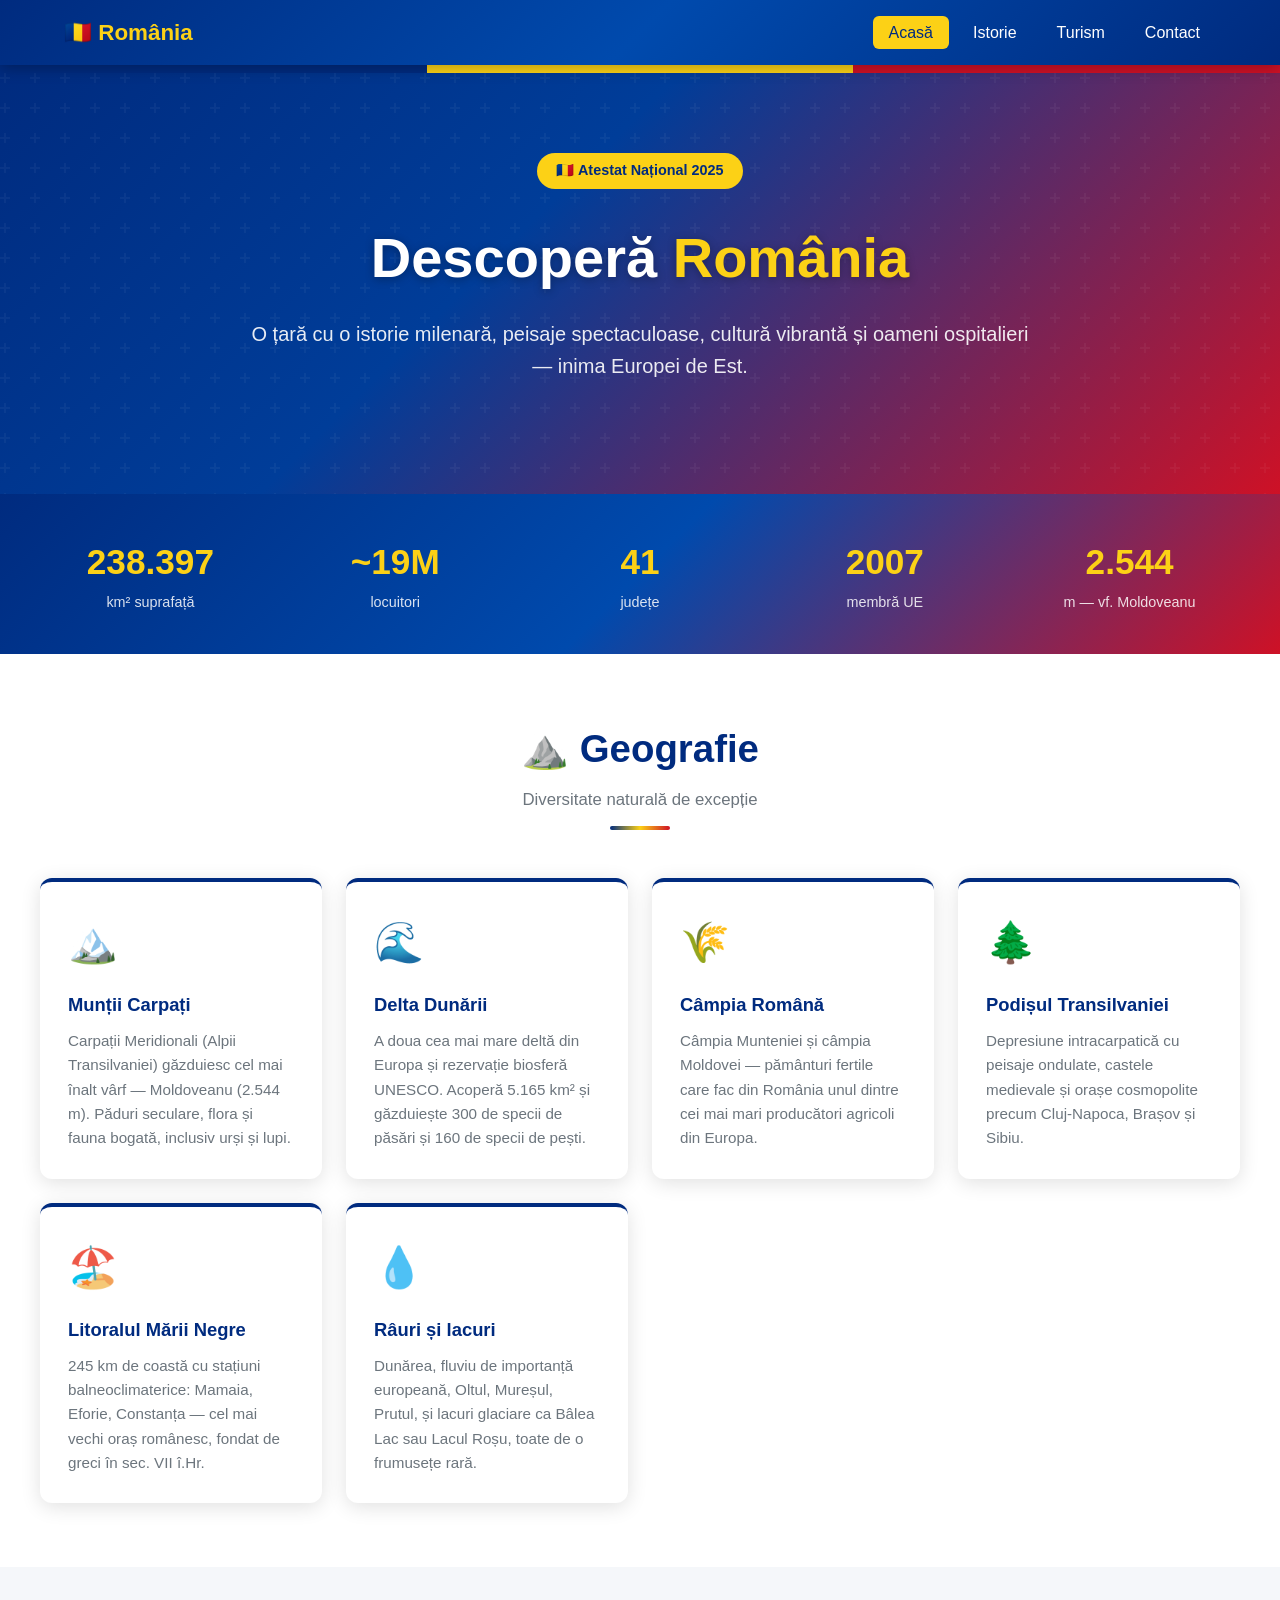
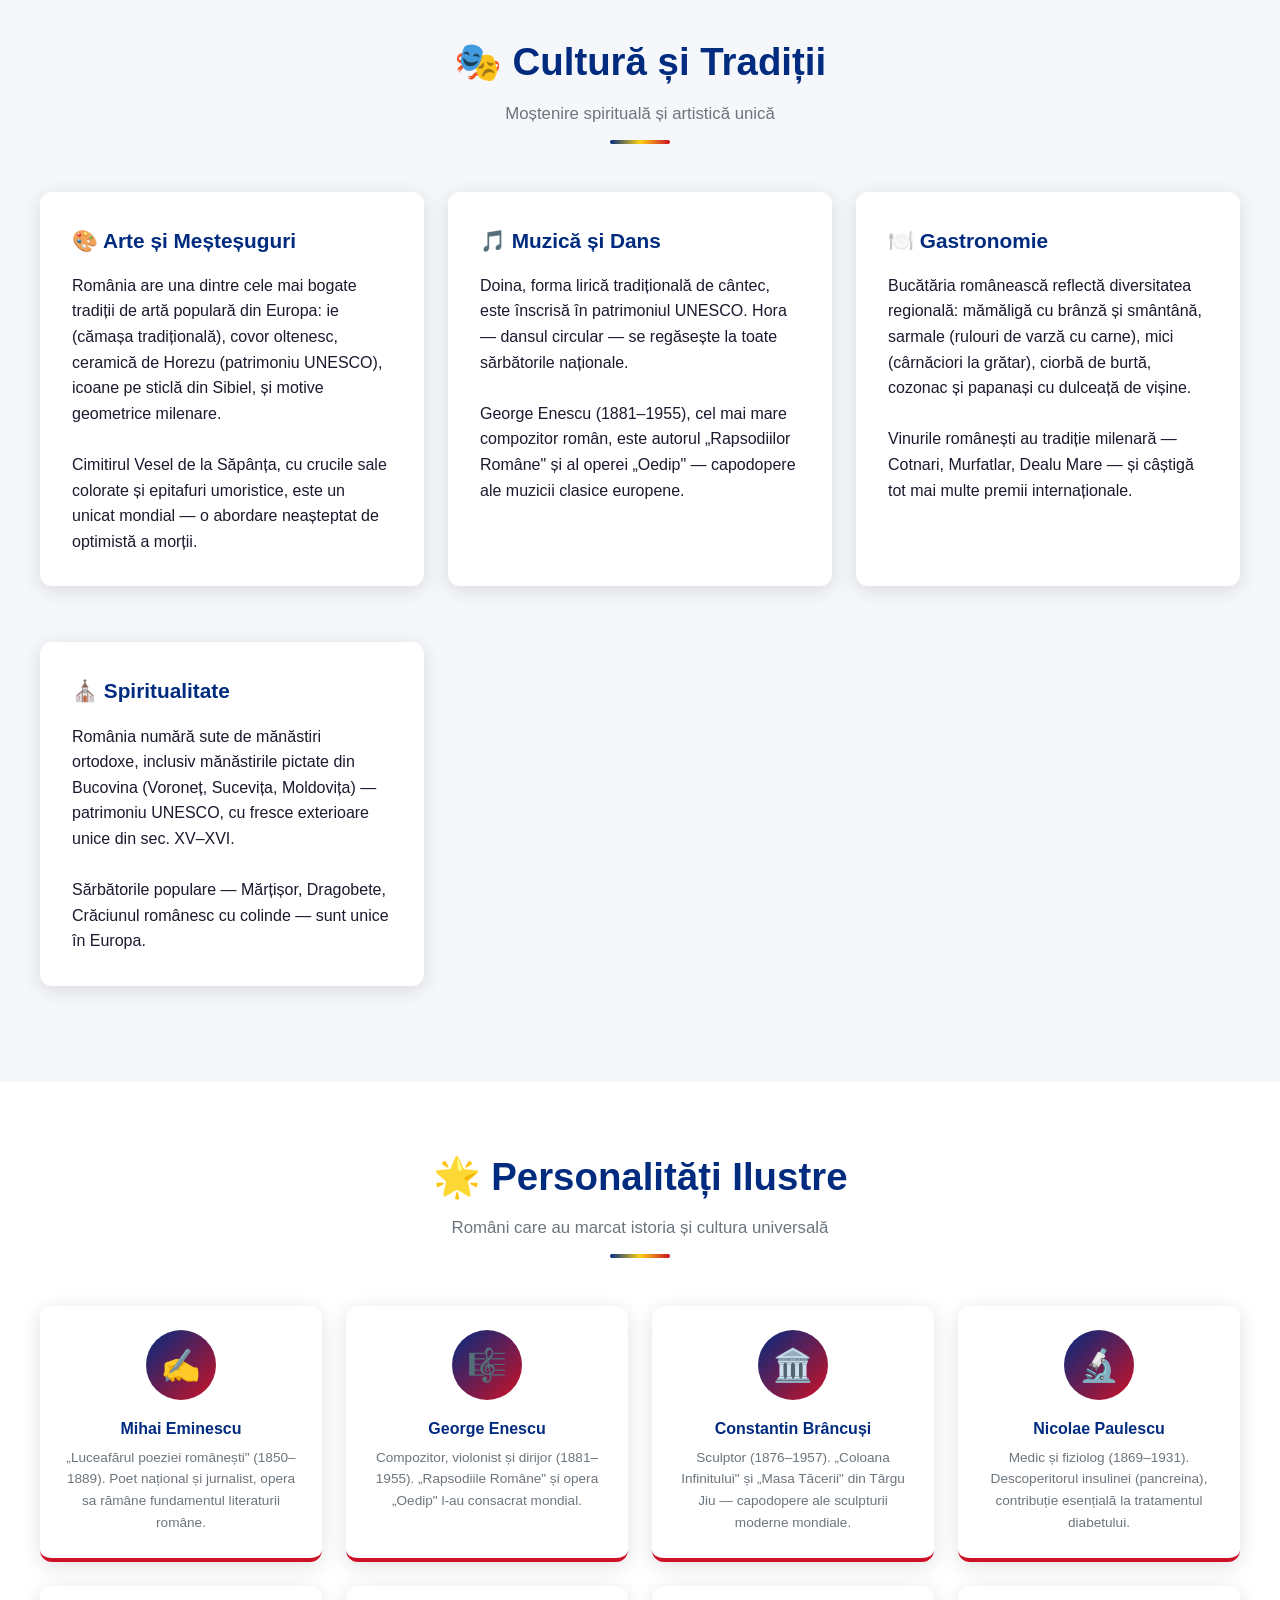
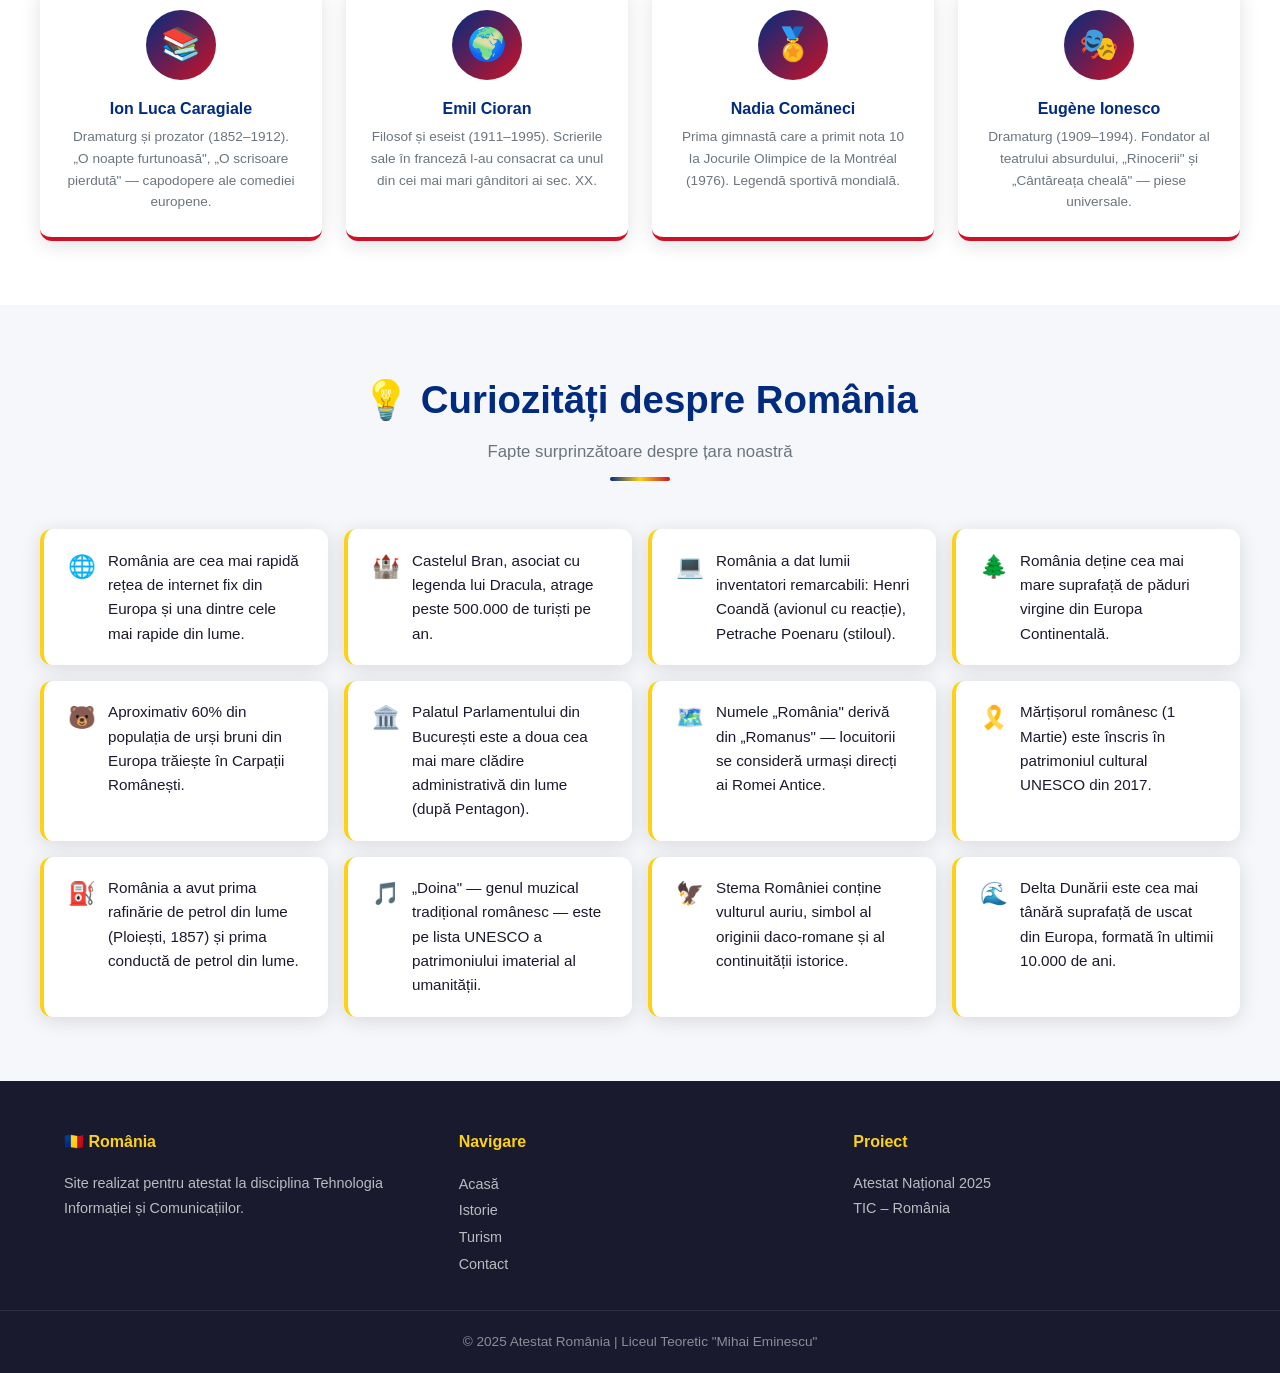
<file: index.html>
<!DOCTYPE html>
<html lang="ro">
<head>
  <meta charset="UTF-8" />
  <meta name="viewport" content="width=device-width, initial-scale=1.0" />
  <title>România – Pagina Principală</title>
  <link rel="stylesheet" href="style.css" />
</head>
<body>

<!-- Navigation -->
<nav>
  <div class="nav-container">
    <div class="nav-logo">🇷🇴 România</div>
    <ul class="nav-links">
      <li><a href="index.html" class="active">Acasă</a></li>
      <li><a href="istorie.html">Istorie</a></li>
      <li><a href="turism.html">Turism</a></li>
      <li><a href="contact.html">Contact</a></li>
    </ul>
  </div>
</nav>

<!-- Flag Strip -->
<div class="flag-strip"><div class="blue"></div><div class="yellow"></div><div class="red"></div></div>

<!-- Hero -->
<section class="hero">
  <div class="hero-content">
    <div class="hero-badge">🇷🇴 Atestat Național 2025</div>
    <h1>Descoperă <span>România</span></h1>
    <p>O țară cu o istorie milenară, peisaje spectaculoase, cultură vibrantă și oameni ospitalieri — inima Europei de Est.</p>
  </div>
</section>

<!-- Stats Bar -->
<div class="stats-bar">
  <div class="stats-grid">
    <div class="stat-item"><div class="number">238.397</div><div class="label">km² suprafață</div></div>
    <div class="stat-item"><div class="number">~19M</div><div class="label">locuitori</div></div>
    <div class="stat-item"><div class="number">41</div><div class="label">județe</div></div>
    <div class="stat-item"><div class="number">2007</div><div class="label">membră UE</div></div>
    <div class="stat-item"><div class="number">2.544</div><div class="label">m — vf. Moldoveanu</div></div>
  </div>
</div>

<!-- Geografie -->
<section class="bg-white">
  <div class="container">
    <div class="section-title">
      <h2>⛰️ Geografie</h2>
      <p>Diversitate naturală de excepție</p>
      <div class="underline"></div>
    </div>
    <div class="grid grid-3">
      <div class="card">
        <div class="card-icon">🏔️</div>
        <h3>Munții Carpați</h3>
        <p>Carpații Meridionali (Alpii Transilvaniei) găzduiesc cel mai înalt vârf — Moldoveanu (2.544 m). Păduri seculare, flora și fauna bogată, inclusiv urși și lupi.</p>
      </div>
      <div class="card">
        <div class="card-icon">🌊</div>
        <h3>Delta Dunării</h3>
        <p>A doua cea mai mare deltă din Europa și rezervație biosferă UNESCO. Acoperă 5.165 km² și găzduiește 300 de specii de păsări și 160 de specii de pești.</p>
      </div>
      <div class="card">
        <div class="card-icon">🌾</div>
        <h3>Câmpia Română</h3>
        <p>Câmpia Munteniei și câmpia Moldovei — pământuri fertile care fac din România unul dintre cei mai mari producători agricoli din Europa.</p>
      </div>
      <div class="card">
        <div class="card-icon">🌲</div>
        <h3>Podișul Transilvaniei</h3>
        <p>Depresiune intracarpatică cu peisaje ondulate, castele medievale și orașe cosmopolite precum Cluj-Napoca, Brașov și Sibiu.</p>
      </div>
      <div class="card">
        <div class="card-icon">🏖️</div>
        <h3>Litoralul Mării Negre</h3>
        <p>245 km de coastă cu stațiuni balneoclimaterice: Mamaia, Eforie, Constanța — cel mai vechi oraș românesc, fondat de greci în sec. VII î.Hr.</p>
      </div>
      <div class="card">
        <div class="card-icon">💧</div>
        <h3>Râuri și lacuri</h3>
        <p>Dunărea, fluviu de importanță europeană, Oltul, Mureșul, Prutul, și lacuri glaciare ca Bâlea Lac sau Lacul Roșu, toate de o frumusețe rară.</p>
      </div>
    </div>
  </div>
</section>

<!-- Cultură & Tradiții -->
<section class="bg-light">
  <div class="container">
    <div class="section-title">
      <h2>🎭 Cultură și Tradiții</h2>
      <p>Moștenire spirituală și artistică unică</p>
      <div class="underline"></div>
    </div>
    <div class="grid grid-2">
      <div class="info-block">
        <h3>🎨 Arte și Meșteșuguri</h3>
        <p>România are una dintre cele mai bogate tradiții de artă populară din Europa: ie (cămașa tradițională), covor oltenesc, ceramică de Horezu (patrimoniu UNESCO), icoane pe sticlă din Sibiel, și motive geometrice milenare.</p>
        <br>
        <p>Cimitirul Vesel de la Săpânța, cu crucile sale colorate și epitafuri umoristice, este un unicat mondial — o abordare neașteptat de optimistă a morții.</p>
      </div>
      <div class="info-block">
        <h3>🎵 Muzică și Dans</h3>
        <p>Doina, forma lirică tradițională de cântec, este înscrisă în patrimoniul UNESCO. Hora — dansul circular — se regăsește la toate sărbătorile naționale.</p>
        <br>
        <p>George Enescu (1881–1955), cel mai mare compozitor român, este autorul „Rapsodiilor Române" și al operei „Oedip" — capodopere ale muzicii clasice europene.</p>
      </div>
      <div class="info-block">
        <h3>🍽️ Gastronomie</h3>
        <p>Bucătăria românească reflectă diversitatea regională: mămăligă cu brânză și smântână, sarmale (rulouri de varză cu carne), mici (cârnăciori la grătar), ciorbă de burtă, cozonac și papanași cu dulceață de vișine.</p>
        <br>
        <p>Vinurile românești au tradiție milenară — Cotnari, Murfatlar, Dealu Mare — și câștigă tot mai multe premii internaționale.</p>
      </div>
      <div class="info-block">
        <h3>⛪ Spiritualitate</h3>
        <p>România numără sute de mănăstiri ortodoxe, inclusiv mănăstirile pictate din Bucovina (Voroneț, Sucevița, Moldovița) — patrimoniu UNESCO, cu fresce exterioare unice din sec. XV–XVI.</p>
        <br>
        <p>Sărbătorile populare — Mărțișor, Dragobete, Crăciunul românesc cu colinde — sunt unice în Europa.</p>
      </div>
    </div>
  </div>
</section>

<!-- Personalități -->
<section class="bg-white">
  <div class="container">
    <div class="section-title">
      <h2>🌟 Personalități Ilustre</h2>
      <p>Români care au marcat istoria și cultura universală</p>
      <div class="underline"></div>
    </div>
    <div class="grid grid-4">
      <div class="personality-card">
        <div class="avatar">✍️</div>
        <h4>Mihai Eminescu</h4>
        <p>„Luceafărul poeziei românești" (1850–1889). Poet național și jurnalist, opera sa rămâne fundamentul literaturii române.</p>
      </div>
      <div class="personality-card">
        <div class="avatar">🎼</div>
        <h4>George Enescu</h4>
        <p>Compozitor, violonist și dirijor (1881–1955). „Rapsodiile Române" și opera „Oedip" l-au consacrat mondial.</p>
      </div>
      <div class="personality-card">
        <div class="avatar">🏛️</div>
        <h4>Constantin Brâncuși</h4>
        <p>Sculptor (1876–1957). „Coloana Infinitului" și „Masa Tăcerii" din Târgu Jiu — capodopere ale sculpturii moderne mondiale.</p>
      </div>
      <div class="personality-card">
        <div class="avatar">🔬</div>
        <h4>Nicolae Paulescu</h4>
        <p>Medic și fiziolog (1869–1931). Descoperitorul insulinei (pancreina), contribuție esențială la tratamentul diabetului.</p>
      </div>
      <div class="personality-card">
        <div class="avatar">📚</div>
        <h4>Ion Luca Caragiale</h4>
        <p>Dramaturg și prozator (1852–1912). „O noapte furtunoasă", „O scrisoare pierdută" — capodopere ale comediei europene.</p>
      </div>
      <div class="personality-card">
        <div class="avatar">🌍</div>
        <h4>Emil Cioran</h4>
        <p>Filosof și eseist (1911–1995). Scrierile sale în franceză l-au consacrat ca unul din cei mai mari gânditori ai sec. XX.</p>
      </div>
      <div class="personality-card">
        <div class="avatar">🏅</div>
        <h4>Nadia Comăneci</h4>
        <p>Prima gimnastă care a primit nota 10 la Jocurile Olimpice de la Montréal (1976). Legendă sportivă mondială.</p>
      </div>
      <div class="personality-card">
        <div class="avatar">🎭</div>
        <h4>Eugène Ionesco</h4>
        <p>Dramaturg (1909–1994). Fondator al teatrului absurdului, „Rinocerii" și „Cântăreața cheală" — piese universale.</p>
      </div>
    </div>
  </div>
</section>

<!-- Curiozități -->
<section class="bg-light">
  <div class="container">
    <div class="section-title">
      <h2>💡 Curiozități despre România</h2>
      <p>Fapte surprinzătoare despre țara noastră</p>
      <div class="underline"></div>
    </div>
    <ul class="curiosity-list">
      <li><span class="icon">🌐</span>România are cea mai rapidă rețea de internet fix din Europa și una dintre cele mai rapide din lume.</li>
      <li><span class="icon">🏰</span>Castelul Bran, asociat cu legenda lui Dracula, atrage peste 500.000 de turiști pe an.</li>
      <li><span class="icon">💻</span>România a dat lumii inventatori remarcabili: Henri Coandă (avionul cu reacție), Petrache Poenaru (stiloul).</li>
      <li><span class="icon">🌲</span>România deține cea mai mare suprafață de păduri virgine din Europa Continentală.</li>
      <li><span class="icon">🐻</span>Aproximativ 60% din populația de urși bruni din Europa trăiește în Carpații Românești.</li>
      <li><span class="icon">🏛️</span>Palatul Parlamentului din București este a doua cea mai mare clădire administrativă din lume (după Pentagon).</li>
      <li><span class="icon">🗺️</span>Numele „România" derivă din „Romanus" — locuitorii se consideră urmași direcți ai Romei Antice.</li>
      <li><span class="icon">🎗️</span>Mărțișorul românesc (1 Martie) este înscris în patrimoniul cultural UNESCO din 2017.</li>
      <li><span class="icon">⛽</span>România a avut prima rafinărie de petrol din lume (Ploiești, 1857) și prima conductă de petrol din lume.</li>
      <li><span class="icon">🎵</span>„Doina" — genul muzical tradițional românesc — este pe lista UNESCO a patrimoniului imaterial al umanității.</li>
      <li><span class="icon">🦅</span>Stema României conține vulturul auriu, simbol al originii daco-romane și al continuității istorice.</li>
      <li><span class="icon">🌊</span>Delta Dunării este cea mai tânără suprafață de uscat din Europa, formată în ultimii 10.000 de ani.</li>
    </ul>
  </div>
</section>

<!-- Footer -->
<footer>
  <div class="footer-top">
    <div class="footer-col">
      <h4>🇷🇴 România</h4>
      <p>Site realizat pentru atestat la disciplina Tehnologia Informației și Comunicațiilor.</p>
    </div>
    <div class="footer-col">
      <h4>Navigare</h4>
      <a href="index.html">Acasă</a><br>
      <a href="istorie.html">Istorie</a><br>
      <a href="turism.html">Turism</a><br>
      <a href="contact.html">Contact</a>
    </div>
    <div class="footer-col">
      <h4>Proiect</h4>
      <p>Atestat Național 2025<br>TIC – România</p>
    </div>
  </div>
  <div class="footer-bottom">
    &copy; 2025 Atestat România | Liceul Teoretic "Mihai Eminescu"
  </div>
</footer>

</body>
</html>
</file>
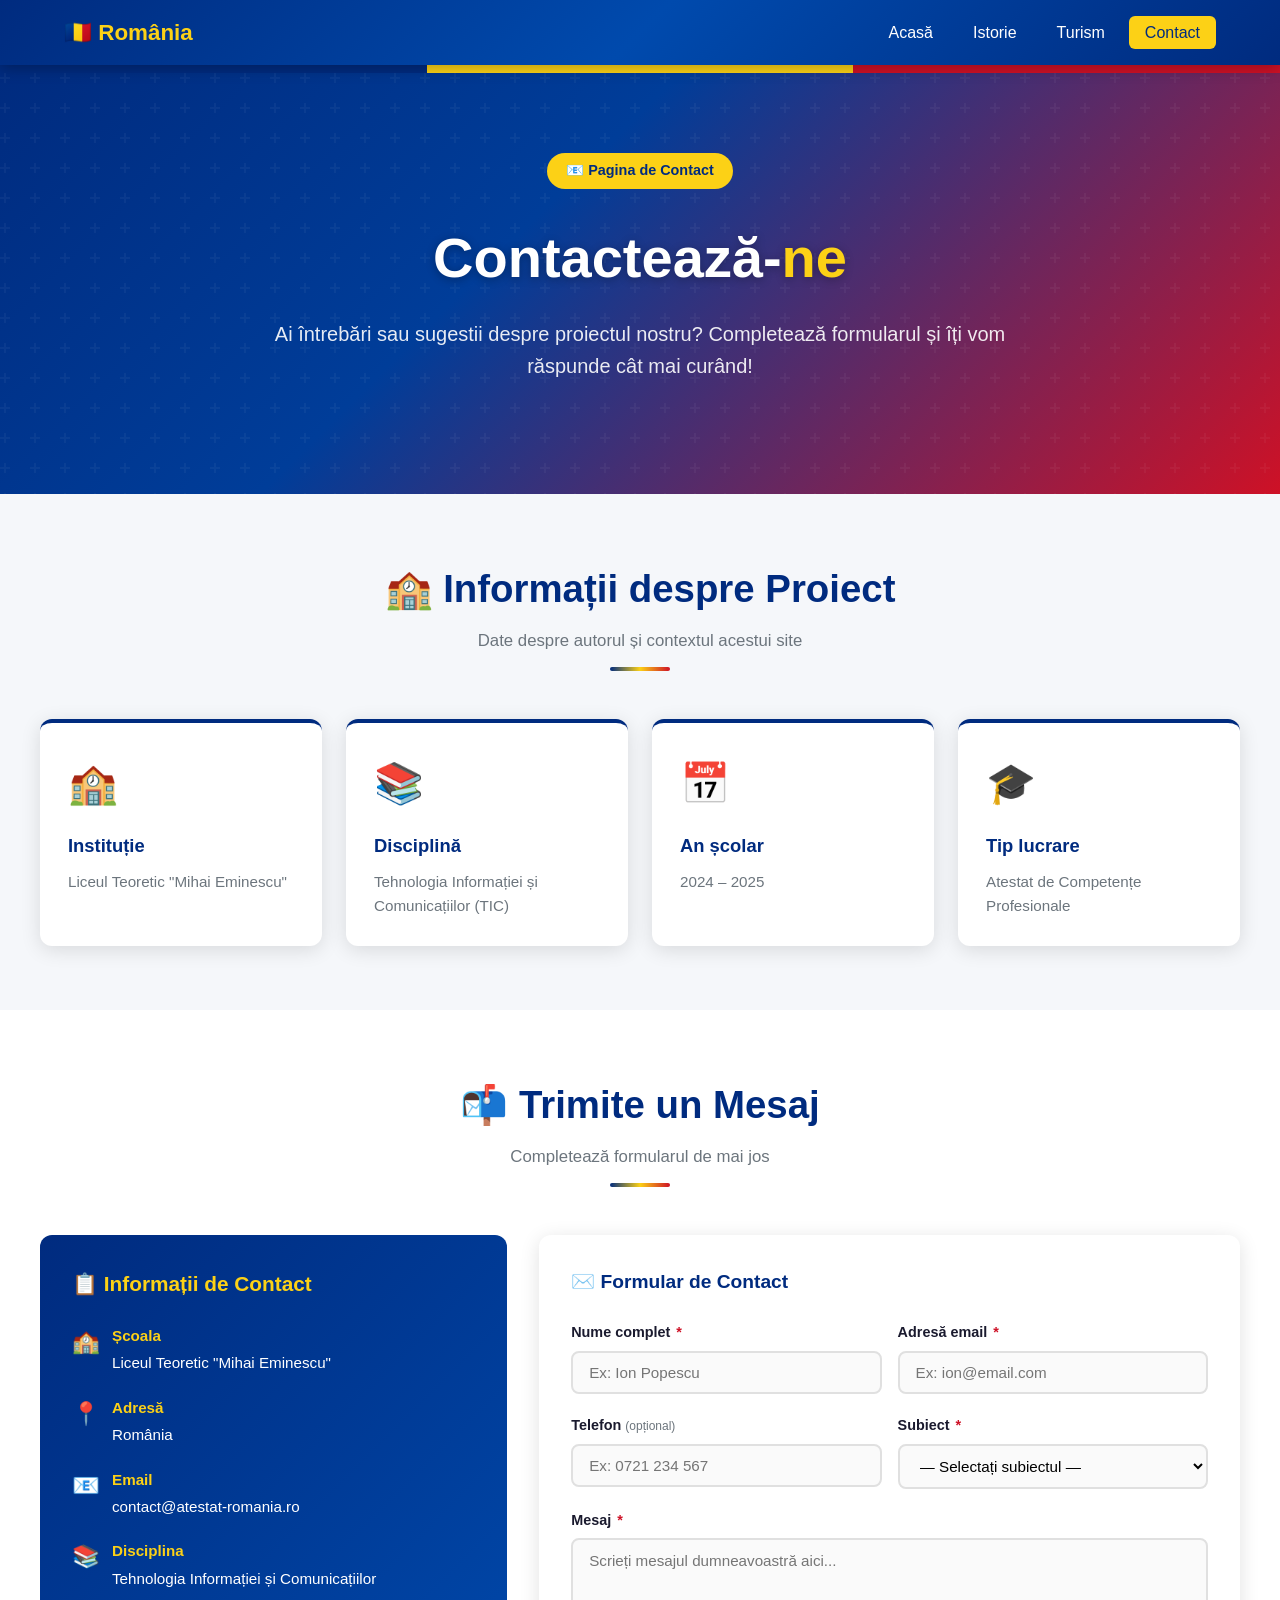
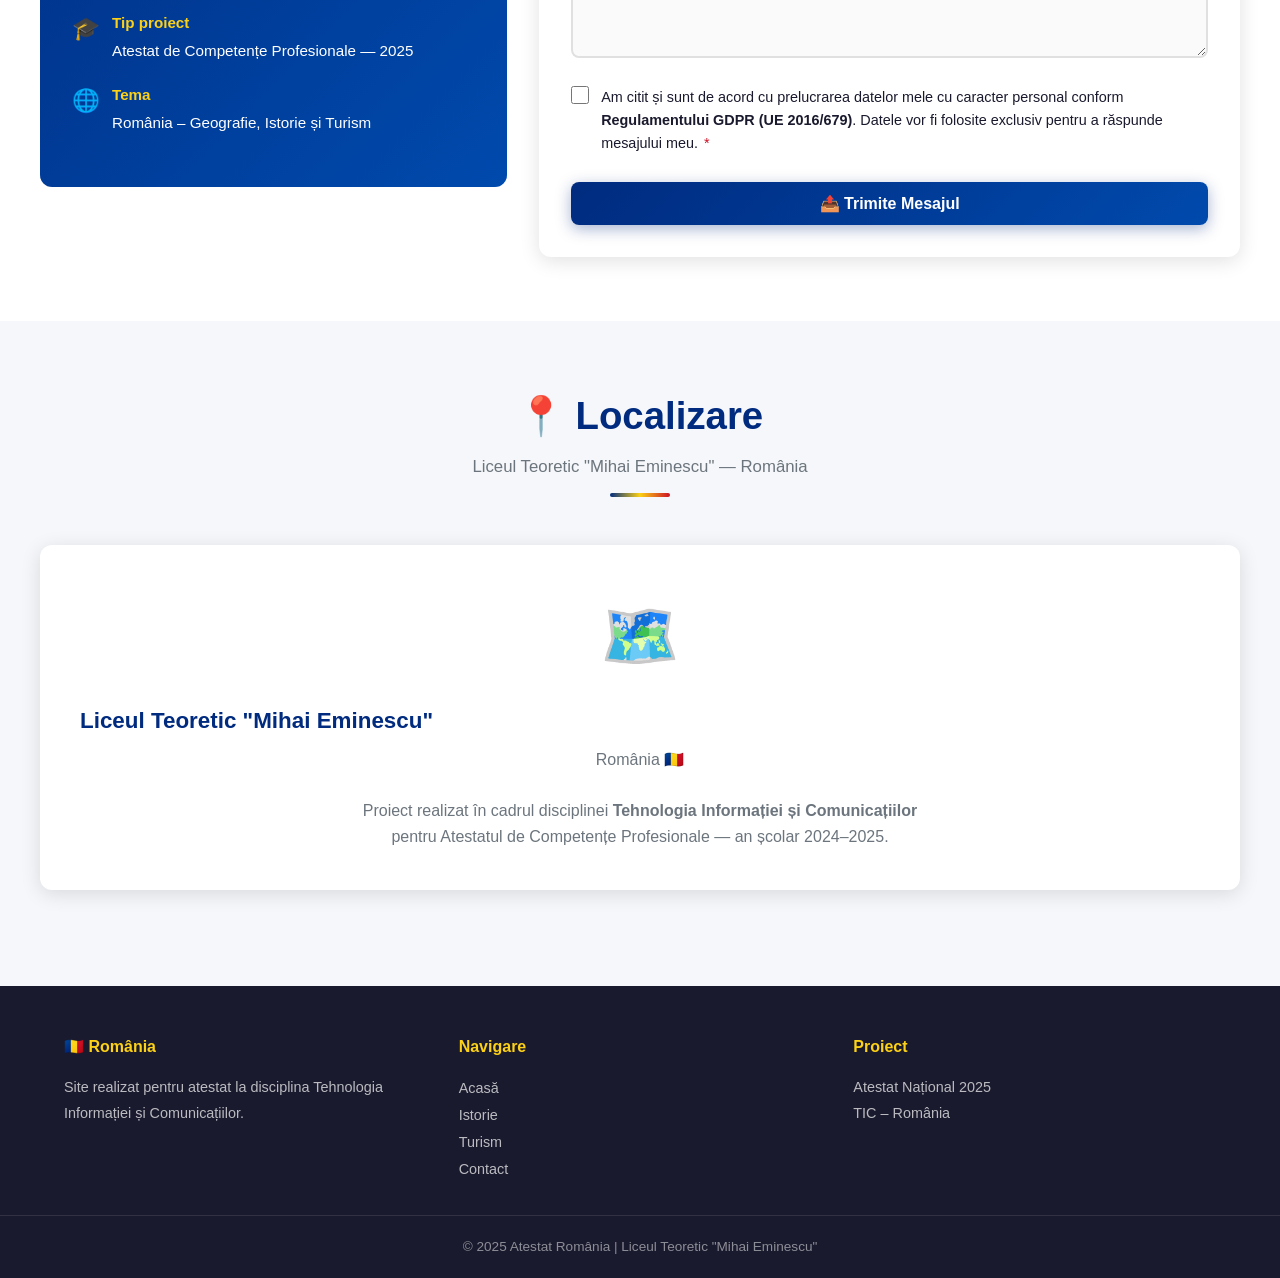
<file: contact.html>
<!DOCTYPE html>
<html lang="ro">
<head>
  <meta charset="UTF-8" />
  <meta name="viewport" content="width=device-width, initial-scale=1.0" />
  <title>Contact – Atestat România</title>
  <link rel="stylesheet" href="style.css" />
</head>
<body>

<!-- Navigation -->
<nav>
  <div class="nav-container">
    <div class="nav-logo">🇷🇴 România</div>
    <ul class="nav-links">
      <li><a href="index.html">Acasă</a></li>
      <li><a href="istorie.html">Istorie</a></li>
      <li><a href="turism.html">Turism</a></li>
      <li><a href="contact.html" class="active">Contact</a></li>
    </ul>
  </div>
</nav>

<!-- Flag Strip -->
<div class="flag-strip"><div class="blue"></div><div class="yellow"></div><div class="red"></div></div>

<!-- Hero -->
<section class="hero">
  <div class="hero-content">
    <div class="hero-badge">📧 Pagina de Contact</div>
    <h1>Contactează-<span>ne</span></h1>
    <p>Ai întrebări sau sugestii despre proiectul nostru? Completează formularul și îți vom răspunde cât mai curând!</p>
  </div>
</section>

<!-- Informații Proiect -->
<section class="bg-light">
  <div class="container">
    <div class="section-title">
      <h2>🏫 Informații despre Proiect</h2>
      <p>Date despre autorul și contextul acestui site</p>
      <div class="underline"></div>
    </div>
    <div class="grid grid-4">
      <div class="card">
        <div class="card-icon">🏫</div>
        <h3>Instituție</h3>
        <p>Liceul Teoretic "Mihai Eminescu"</p>
      </div>
      <div class="card">
        <div class="card-icon">📚</div>
        <h3>Disciplină</h3>
        <p>Tehnologia Informației și Comunicațiilor (TIC)</p>
      </div>
      <div class="card">
        <div class="card-icon">📅</div>
        <h3>An școlar</h3>
        <p>2024 – 2025</p>
      </div>
      <div class="card">
        <div class="card-icon">🎓</div>
        <h3>Tip lucrare</h3>
        <p>Atestat de Competențe Profesionale</p>
      </div>
    </div>
  </div>
</section>

<!-- Contact Form + Info -->
<section class="bg-white">
  <div class="container">
    <div class="section-title">
      <h2>📬 Trimite un Mesaj</h2>
      <p>Completează formularul de mai jos</p>
      <div class="underline"></div>
    </div>

    <div class="contact-wrapper">

      <!-- Contact Info -->
      <div class="contact-info">
        <h3>📋 Informații de Contact</h3>

        <div class="contact-detail">
          <span class="icon">🏫</span>
          <div>
            <strong>Școala</strong>
            Liceul Teoretic "Mihai Eminescu"
          </div>
        </div>

        <div class="contact-detail">
          <span class="icon">📍</span>
          <div>
            <strong>Adresă</strong>
            România
          </div>
        </div>

        <div class="contact-detail">
          <span class="icon">📧</span>
          <div>
            <strong>Email</strong>
            contact@atestat-romania.ro
          </div>
        </div>

        <div class="contact-detail">
          <span class="icon">📚</span>
          <div>
            <strong>Disciplina</strong>
            Tehnologia Informației și Comunicațiilor
          </div>
        </div>

        <div class="contact-detail">
          <span class="icon">🎓</span>
          <div>
            <strong>Tip proiect</strong>
            Atestat de Competențe Profesionale — 2025
          </div>
        </div>

        <div class="contact-detail">
          <span class="icon">🌐</span>
          <div>
            <strong>Tema</strong>
            România – Geografie, Istorie și Turism
          </div>
        </div>
      </div>

      <!-- Form -->
      <div class="form-card">
        <h3>✉️ Formular de Contact</h3>

        <form id="contactForm" novalidate>

          <div class="form-row">
            <div class="form-group">
              <label for="nume">Nume complet <span class="req">*</span></label>
              <input type="text" id="nume" name="nume" placeholder="Ex: Ion Popescu" />
              <div class="error-msg" id="numeErr">Numele este obligatoriu (minim 3 caractere).</div>
            </div>
            <div class="form-group">
              <label for="email">Adresă email <span class="req">*</span></label>
              <input type="email" id="email" name="email" placeholder="Ex: ion@email.com" />
              <div class="error-msg" id="emailErr">Introduceți o adresă de email validă.</div>
            </div>
          </div>

          <div class="form-row">
            <div class="form-group">
              <label for="telefon">Telefon <small style="font-weight:400;color:#6c757d;">(opțional)</small></label>
              <input type="tel" id="telefon" name="telefon" placeholder="Ex: 0721 234 567" />
              <div class="error-msg" id="telefonErr">Numărul de telefon nu este valid.</div>
            </div>
            <div class="form-group">
              <label for="subiect">Subiect <span class="req">*</span></label>
              <select id="subiect" name="subiect">
                <option value="">— Selectați subiectul —</option>
                <option value="informatii">Informații generale</option>
                <option value="turism">Turism în România</option>
                <option value="istorie">Istorie și cultură</option>
                <option value="proiect">Detalii despre proiect</option>
                <option value="colaborare">Colaborare</option>
                <option value="altele">Altele</option>
              </select>
              <div class="error-msg" id="subiectErr">Vă rugăm să selectați un subiect.</div>
            </div>
          </div>

          <div class="form-group">
            <label for="mesaj">Mesaj <span class="req">*</span></label>
            <textarea id="mesaj" name="mesaj" rows="5" placeholder="Scrieți mesajul dumneavoastră aici..."></textarea>
            <div class="error-msg" id="mesajErr">Mesajul este obligatoriu (minim 10 caractere).</div>
          </div>

          <div class="form-group">
            <div class="checkbox-group">
              <input type="checkbox" id="gdpr" name="gdpr" />
              <label for="gdpr" style="font-weight:400; cursor:pointer;">
                Am citit și sunt de acord cu prelucrarea datelor mele cu caracter personal conform <strong>Regulamentului GDPR (UE 2016/679)</strong>. Datele vor fi folosite exclusiv pentru a răspunde mesajului meu.
                <span class="req">*</span>
              </label>
            </div>
            <div class="error-msg" id="gdprErr">Trebuie să acceptați prelucrarea datelor personale.</div>
          </div>

          <button type="submit" class="btn btn-primary btn-full">
            📤 Trimite Mesajul
          </button>

          <div class="success-msg" id="successMsg">
            ✅ Mesajul a fost trimis cu succes! Vă vom contacta în cel mai scurt timp.
          </div>

        </form>
      </div>

    </div>
  </div>
</section>

<!-- Localizare -->
<section class="bg-light">
  <div class="container">
    <div class="section-title">
      <h2>📍 Localizare</h2>
      <p>Liceul Teoretic "Mihai Eminescu" — România</p>
      <div class="underline"></div>
    </div>
    <div class="info-block" style="text-align:center; padding: 2.5rem;">
      <p style="font-size:4rem; margin-bottom:1rem;">🗺️</p>
      <h3 style="color: var(--blue); font-size:1.4rem; margin-bottom: 0.5rem;">Liceul Teoretic "Mihai Eminescu"</h3>
      <p style="color: #6c757d; font-size: 1rem;">România 🇷🇴</p>
      <br>
      <p style="color: #6c757d;">Proiect realizat în cadrul disciplinei <strong>Tehnologia Informației și Comunicațiilor</strong><br>pentru Atestatul de Competențe Profesionale — an școlar 2024–2025.</p>
    </div>
  </div>
</section>

<!-- Footer -->
<footer>
  <div class="footer-top">
    <div class="footer-col">
      <h4>🇷🇴 România</h4>
      <p>Site realizat pentru atestat la disciplina Tehnologia Informației și Comunicațiilor.</p>
    </div>
    <div class="footer-col">
      <h4>Navigare</h4>
      <a href="index.html">Acasă</a><br>
      <a href="istorie.html">Istorie</a><br>
      <a href="turism.html">Turism</a><br>
      <a href="contact.html">Contact</a>
    </div>
    <div class="footer-col">
      <h4>Proiect</h4>
      <p>Atestat Național 2025<br>TIC – România</p>
    </div>
  </div>
  <div class="footer-bottom">
    &copy; 2025 Atestat România | Liceul Teoretic "Mihai Eminescu"
  </div>
</footer>

<script>
  (function () {
    'use strict';

    var form = document.getElementById('contactForm');

    /* ── Helpers ── */
    function showError(fieldId, errId, show) {
      var field = document.getElementById(fieldId);
      var err   = document.getElementById(errId);
      if (show) {
        field.classList.add('error');
        err.classList.add('visible');
      } else {
        field.classList.remove('error');
        err.classList.remove('visible');
      }
    }

    function validateEmail(value) {
      return /^[^\s@]+@[^\s@]+\.[^\s@]+$/.test(value);
    }

    function validatePhone(value) {
      /* allow empty (optional), or a Romanian-style phone */
      if (value === '') return true;
      return /^[+]?[\d\s\-().]{7,15}$/.test(value);
    }

    /* ── Real-time validation ── */
    document.getElementById('nume').addEventListener('input', function () {
      showError('nume', 'numeErr', this.value.trim().length < 3);
    });

    document.getElementById('email').addEventListener('input', function () {
      showError('email', 'emailErr', !validateEmail(this.value.trim()));
    });

    document.getElementById('telefon').addEventListener('input', function () {
      showError('telefon', 'telefonErr', !validatePhone(this.value.trim()));
    });

    document.getElementById('subiect').addEventListener('change', function () {
      showError('subiect', 'subiectErr', this.value === '');
    });

    document.getElementById('mesaj').addEventListener('input', function () {
      showError('mesaj', 'mesajErr', this.value.trim().length < 10);
    });

    document.getElementById('gdpr').addEventListener('change', function () {
      showError('gdpr', 'gdprErr', !this.checked);
    });

    /* ── Submit validation ── */
    form.addEventListener('submit', function (e) {
      e.preventDefault();

      var nume    = document.getElementById('nume').value.trim();
      var email   = document.getElementById('email').value.trim();
      var telefon = document.getElementById('telefon').value.trim();
      var subiect = document.getElementById('subiect').value;
      var mesaj   = document.getElementById('mesaj').value.trim();
      var gdpr    = document.getElementById('gdpr').checked;

      var valid = true;

      if (nume.length < 3)           { showError('nume',    'numeErr',    true); valid = false; }
      else                           { showError('nume',    'numeErr',    false); }

      if (!validateEmail(email))     { showError('email',   'emailErr',   true); valid = false; }
      else                           { showError('email',   'emailErr',   false); }

      if (!validatePhone(telefon))   { showError('telefon', 'telefonErr', true); valid = false; }
      else                           { showError('telefon', 'telefonErr', false); }

      if (subiect === '')            { showError('subiect', 'subiectErr', true); valid = false; }
      else                           { showError('subiect', 'subiectErr', false); }

      if (mesaj.length < 10)         { showError('mesaj',   'mesajErr',   true); valid = false; }
      else                           { showError('mesaj',   'mesajErr',   false); }

      if (!gdpr)                     { showError('gdpr',    'gdprErr',    true); valid = false; }
      else                           { showError('gdpr',    'gdprErr',    false); }

      if (valid) {
        form.reset();
        /* clear all error states after reset */
        ['nume','email','telefon','subiect','mesaj','gdpr'].forEach(function(id) {
          var el = document.getElementById(id);
          if (el) el.classList.remove('error');
        });
        ['numeErr','emailErr','telefonErr','subiectErr','mesajErr','gdprErr'].forEach(function(id) {
          var el = document.getElementById(id);
          if (el) el.classList.remove('visible');
        });
        var msg = document.getElementById('successMsg');
        msg.classList.add('visible');
        setTimeout(function() { msg.classList.remove('visible'); }, 5000);
      }
    });
  })();
</script>

</body>
</html>
</file>
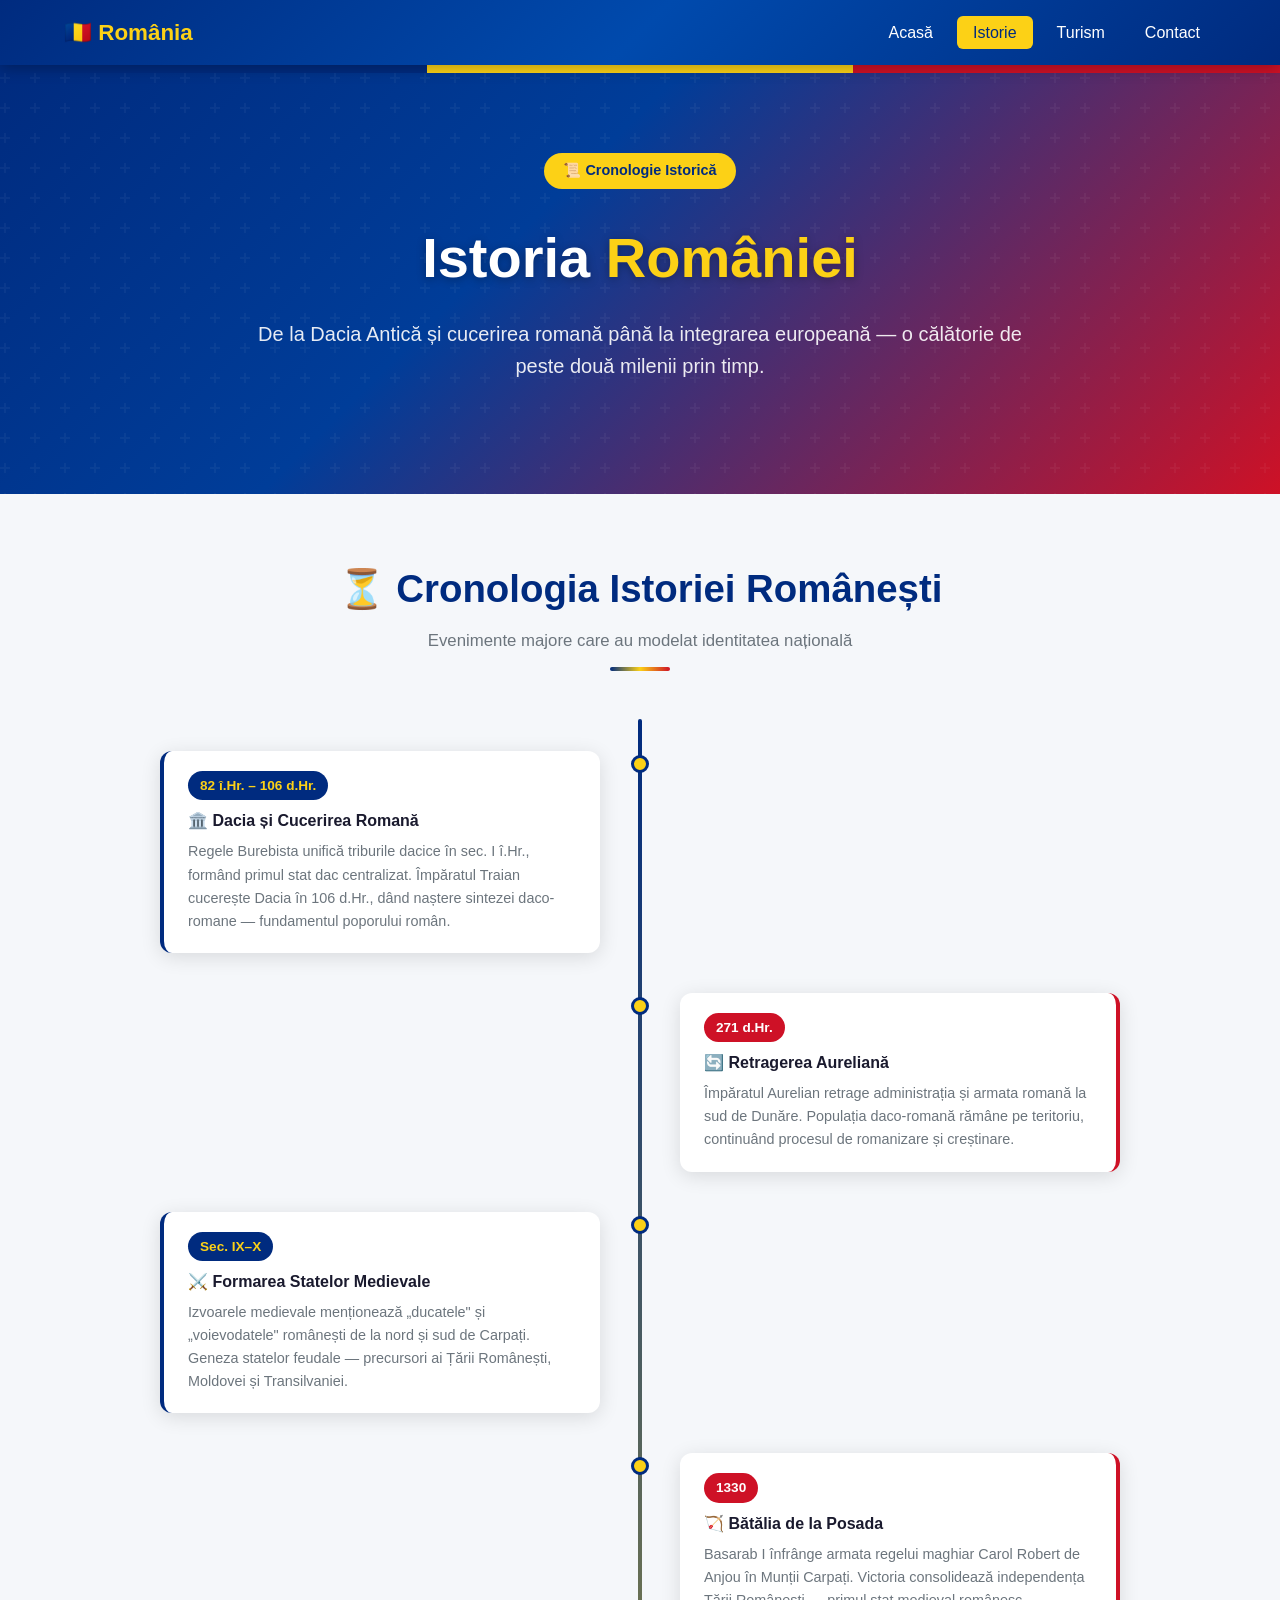
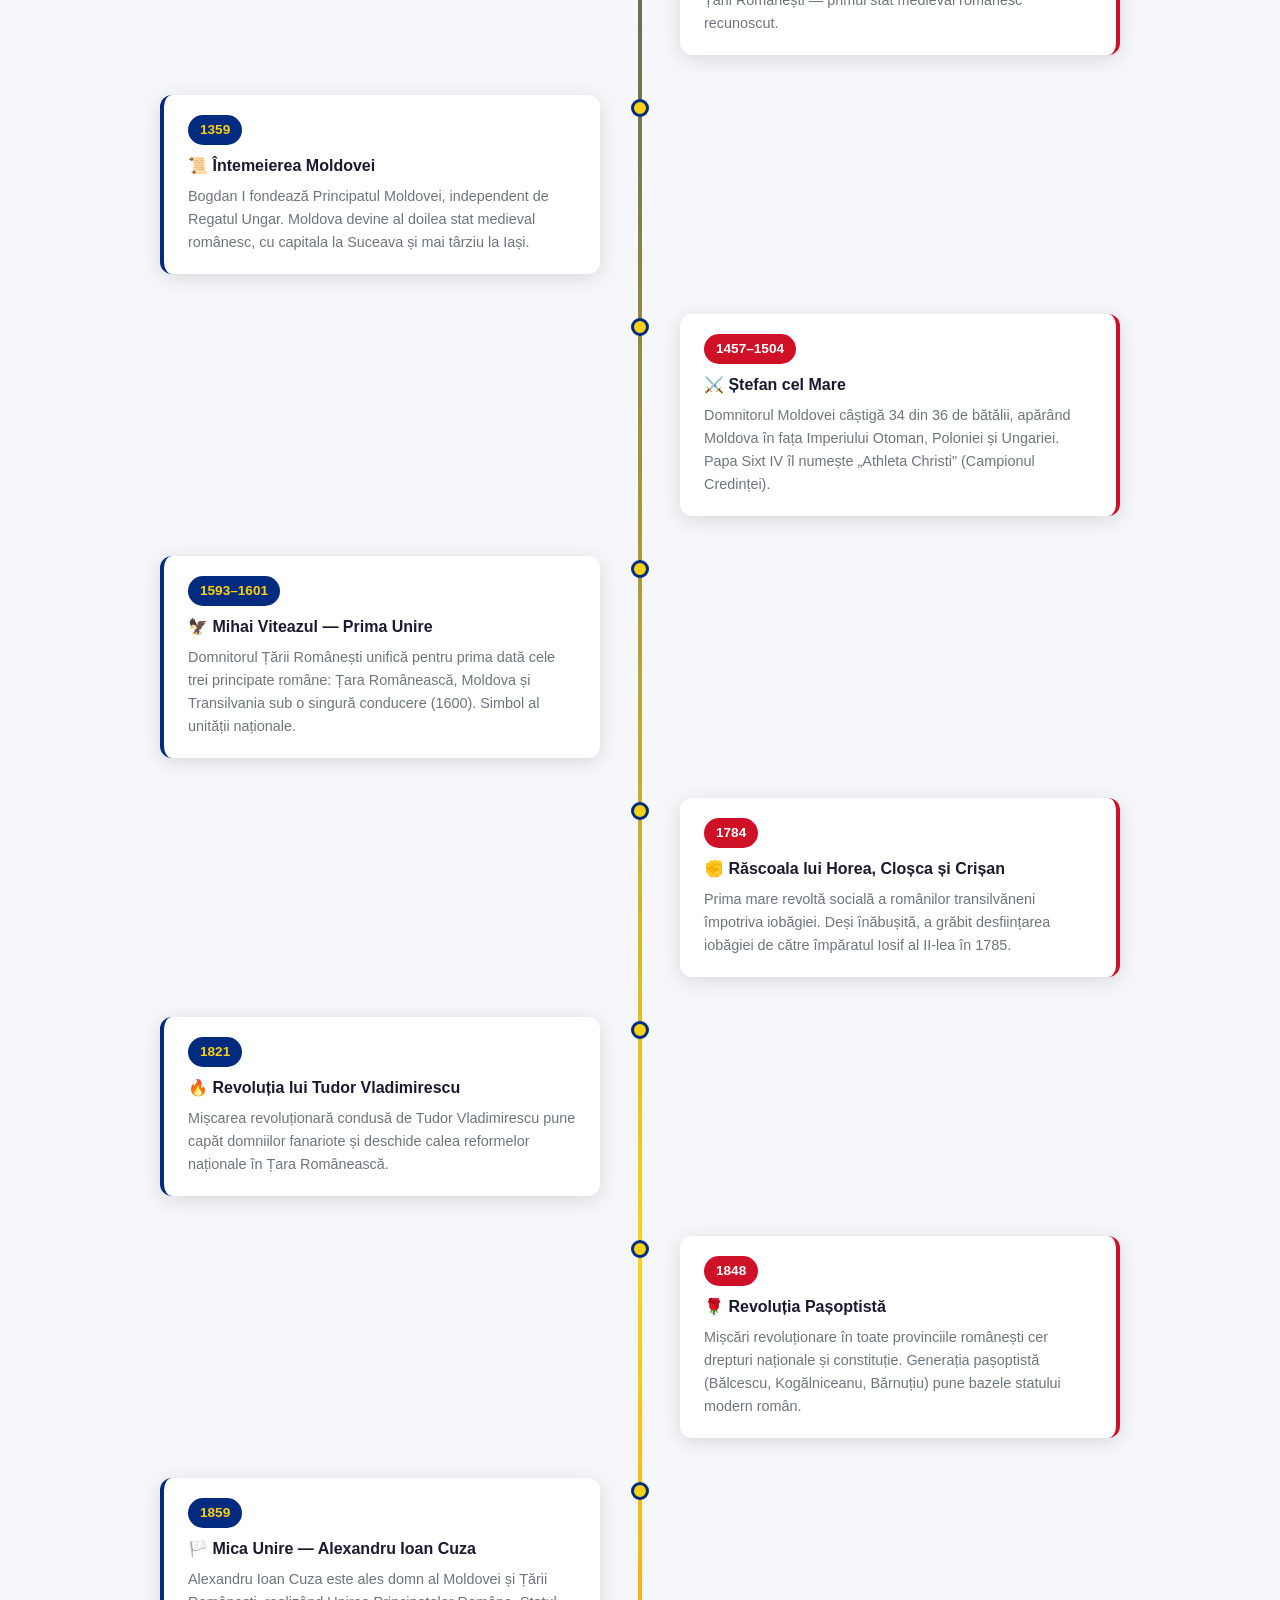
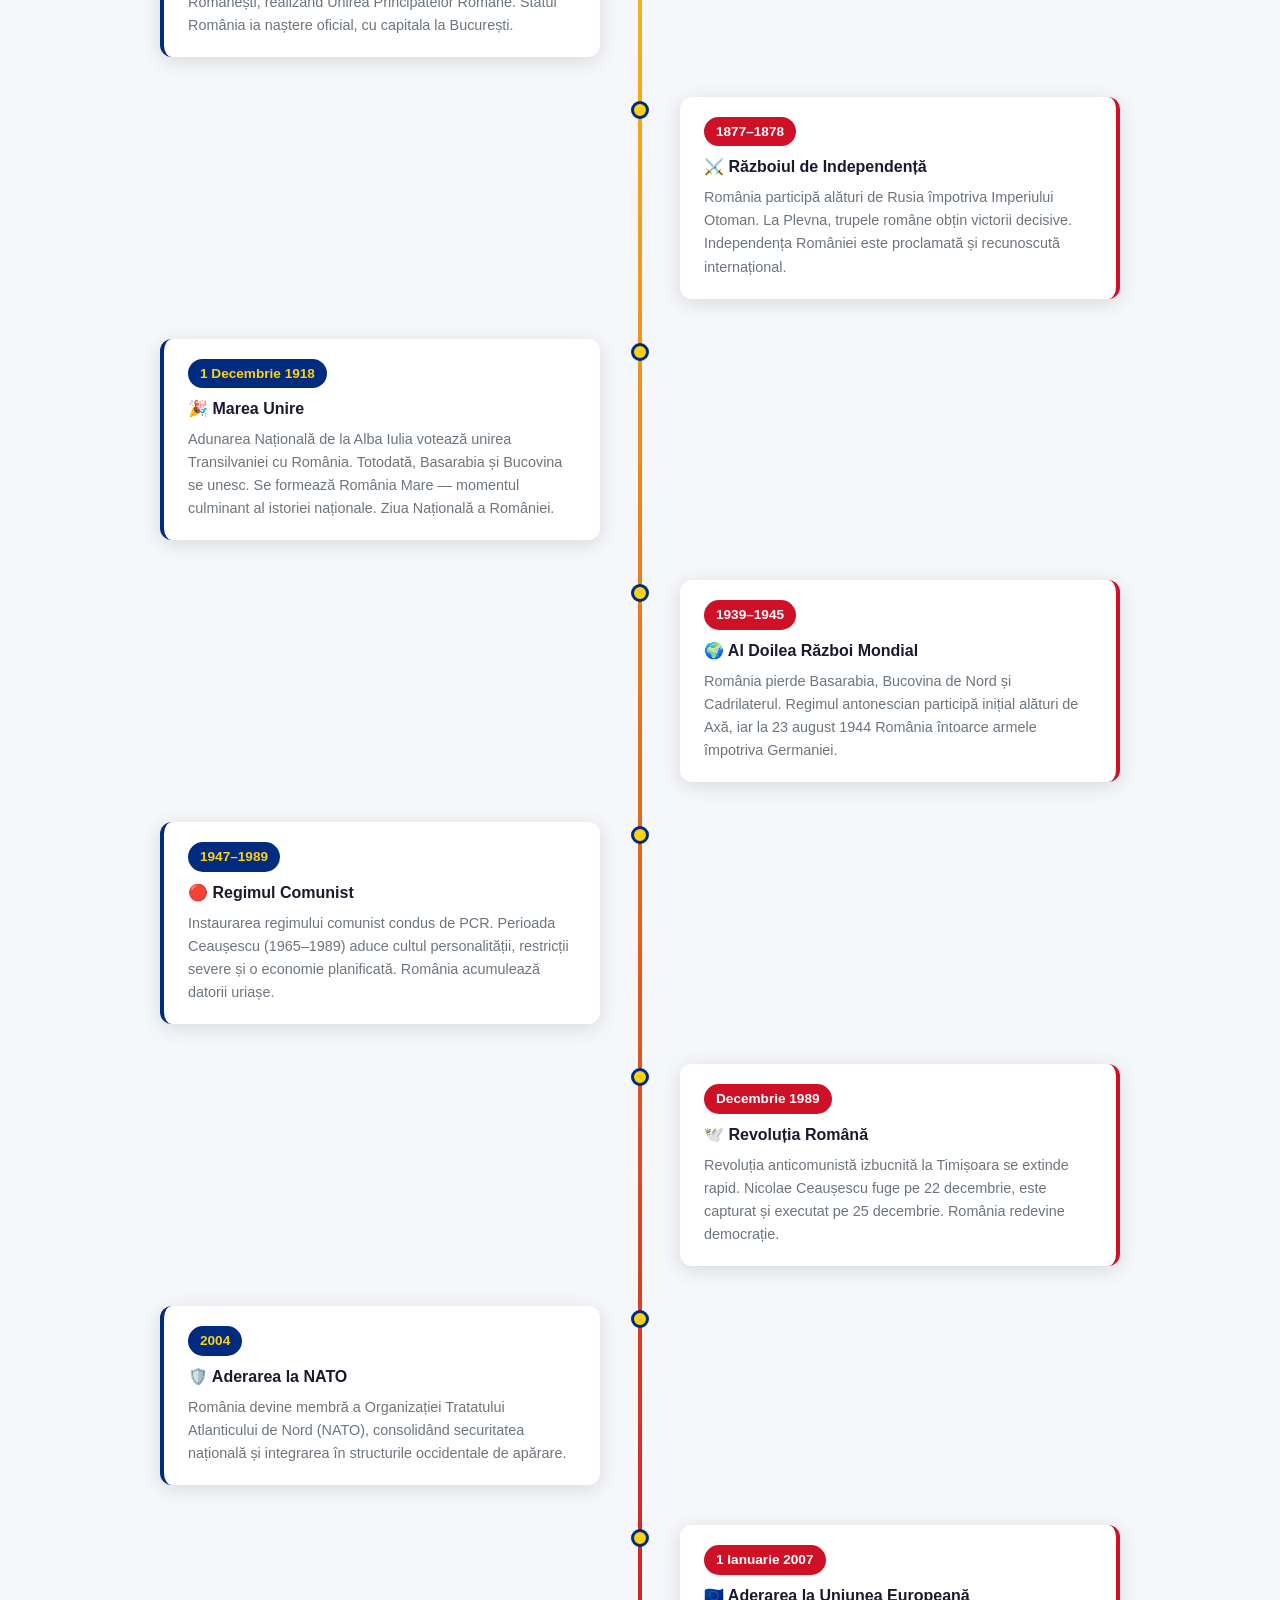
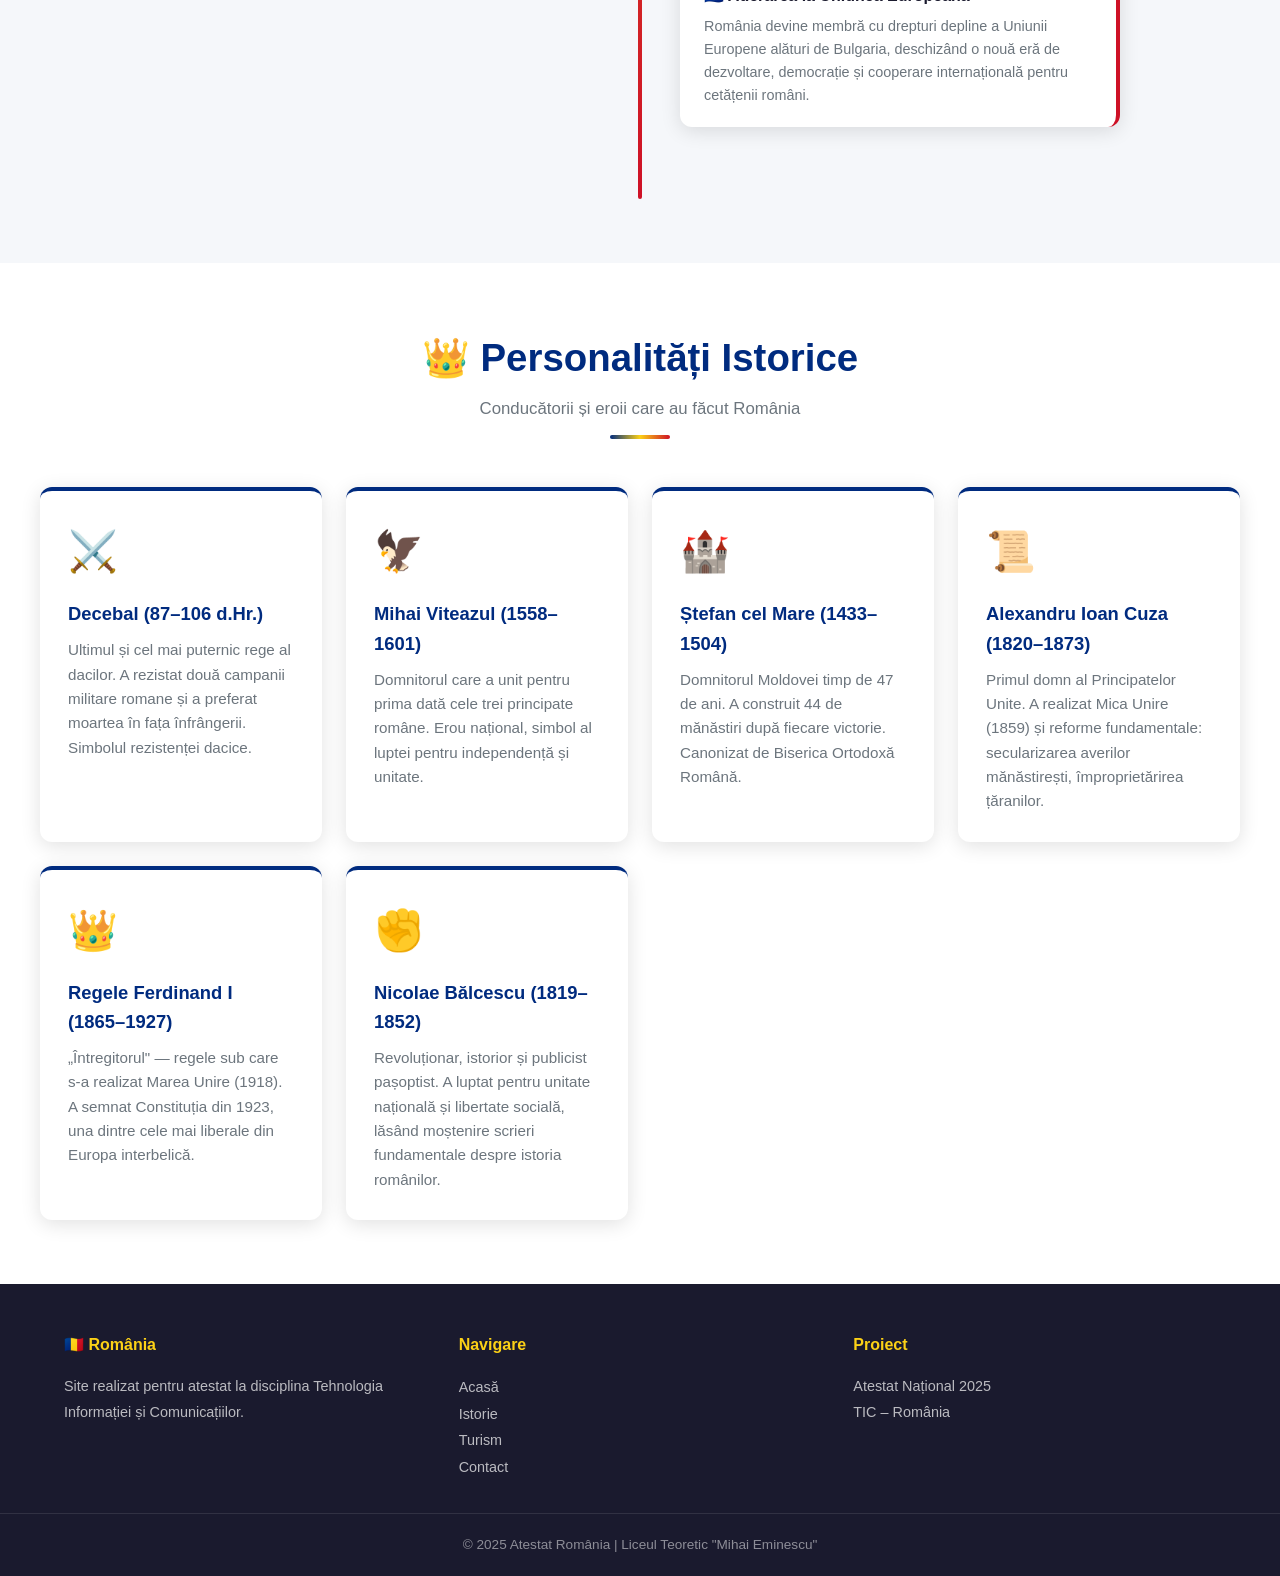
<file: istorie.html>
<!DOCTYPE html>
<html lang="ro">
<head>
  <meta charset="UTF-8" />
  <meta name="viewport" content="width=device-width, initial-scale=1.0" />
  <title>Istoria României</title>
  <link rel="stylesheet" href="style.css" />
</head>
<body>

<!-- Navigation -->
<nav>
  <div class="nav-container">
    <div class="nav-logo">🇷🇴 România</div>
    <ul class="nav-links">
      <li><a href="index.html">Acasă</a></li>
      <li><a href="istorie.html" class="active">Istorie</a></li>
      <li><a href="turism.html">Turism</a></li>
      <li><a href="contact.html">Contact</a></li>
    </ul>
  </div>
</nav>

<!-- Flag Strip -->
<div class="flag-strip"><div class="blue"></div><div class="yellow"></div><div class="red"></div></div>

<!-- Hero -->
<section class="hero">
  <div class="hero-content">
    <div class="hero-badge">📜 Cronologie Istorică</div>
    <h1>Istoria <span>României</span></h1>
    <p>De la Dacia Antică și cucerirea romană până la integrarea europeană — o călătorie de peste două milenii prin timp.</p>
  </div>
</section>

<!-- Timeline -->
<section class="bg-light">
  <div class="container">
    <div class="section-title">
      <h2>⏳ Cronologia Istoriei Românești</h2>
      <p>Evenimente majore care au modelat identitatea națională</p>
      <div class="underline"></div>
    </div>

    <div class="timeline">

      <!-- Dot placeholder (JS-free decorations via CSS) -->
      <div class="timeline-item">
        <div class="timeline-dot"></div>
        <div class="timeline-card">
          <span class="timeline-year">82 î.Hr. – 106 d.Hr.</span>
          <h3>🏛️ Dacia și Cucerirea Romană</h3>
          <p>Regele Burebista unifică triburile dacice în sec. I î.Hr., formând primul stat dac centralizat. Împăratul Traian cucerește Dacia în 106 d.Hr., dând naștere sintezei daco-romane — fundamentul poporului român.</p>
        </div>
      </div>

      <div class="timeline-item">
        <div class="timeline-dot"></div>
        <div class="timeline-card">
          <span class="timeline-year">271 d.Hr.</span>
          <h3>🔄 Retragerea Aureliană</h3>
          <p>Împăratul Aurelian retrage administrația și armata romană la sud de Dunăre. Populația daco-romană rămâne pe teritoriu, continuând procesul de romanizare și creștinare.</p>
        </div>
      </div>

      <div class="timeline-item">
        <div class="timeline-dot"></div>
        <div class="timeline-card">
          <span class="timeline-year">Sec. IX–X</span>
          <h3>⚔️ Formarea Statelor Medievale</h3>
          <p>Izvoarele medievale menționează „ducatele" și „voievodatele" românești de la nord și sud de Carpați. Geneza statelor feudale — precursori ai Țării Românești, Moldovei și Transilvaniei.</p>
        </div>
      </div>

      <div class="timeline-item">
        <div class="timeline-dot"></div>
        <div class="timeline-card">
          <span class="timeline-year">1330</span>
          <h3>🏹 Bătălia de la Posada</h3>
          <p>Basarab I înfrânge armata regelui maghiar Carol Robert de Anjou în Munții Carpați. Victoria consolidează independența Țării Românești — primul stat medieval românesc recunoscut.</p>
        </div>
      </div>

      <div class="timeline-item">
        <div class="timeline-dot"></div>
        <div class="timeline-card">
          <span class="timeline-year">1359</span>
          <h3>📜 Întemeierea Moldovei</h3>
          <p>Bogdan I fondează Principatul Moldovei, independent de Regatul Ungar. Moldova devine al doilea stat medieval românesc, cu capitala la Suceava și mai târziu la Iași.</p>
        </div>
      </div>

      <div class="timeline-item">
        <div class="timeline-dot"></div>
        <div class="timeline-card">
          <span class="timeline-year">1457–1504</span>
          <h3>⚔️ Ștefan cel Mare</h3>
          <p>Domnitorul Moldovei câștigă 34 din 36 de bătălii, apărând Moldova în fața Imperiului Otoman, Poloniei și Ungariei. Papa Sixt IV îl numește „Athleta Christi" (Campionul Credinței).</p>
        </div>
      </div>

      <div class="timeline-item">
        <div class="timeline-dot"></div>
        <div class="timeline-card">
          <span class="timeline-year">1593–1601</span>
          <h3>🦅 Mihai Viteazul — Prima Unire</h3>
          <p>Domnitorul Țării Românești unifică pentru prima dată cele trei principate române: Țara Românească, Moldova și Transilvania sub o singură conducere (1600). Simbol al unității naționale.</p>
        </div>
      </div>

      <div class="timeline-item">
        <div class="timeline-dot"></div>
        <div class="timeline-card">
          <span class="timeline-year">1784</span>
          <h3>✊ Răscoala lui Horea, Cloșca și Crișan</h3>
          <p>Prima mare revoltă socială a românilor transilvăneni împotriva iobăgiei. Deși înăbușită, a grăbit desființarea iobăgiei de către împăratul Iosif al II-lea în 1785.</p>
        </div>
      </div>

      <div class="timeline-item">
        <div class="timeline-dot"></div>
        <div class="timeline-card">
          <span class="timeline-year">1821</span>
          <h3>🔥 Revoluția lui Tudor Vladimirescu</h3>
          <p>Mișcarea revoluționară condusă de Tudor Vladimirescu pune capăt domniilor fanariote și deschide calea reformelor naționale în Țara Românească.</p>
        </div>
      </div>

      <div class="timeline-item">
        <div class="timeline-dot"></div>
        <div class="timeline-card">
          <span class="timeline-year">1848</span>
          <h3>🌹 Revoluția Pașoptistă</h3>
          <p>Mișcări revoluționare în toate provinciile românești cer drepturi naționale și constituție. Generația pașoptistă (Bălcescu, Kogălniceanu, Bărnuțiu) pune bazele statului modern român.</p>
        </div>
      </div>

      <div class="timeline-item">
        <div class="timeline-dot"></div>
        <div class="timeline-card">
          <span class="timeline-year">1859</span>
          <h3>🏳️ Mica Unire — Alexandru Ioan Cuza</h3>
          <p>Alexandru Ioan Cuza este ales domn al Moldovei și Țării Românești, realizând Unirea Principatelor Române. Statul România ia naștere oficial, cu capitala la București.</p>
        </div>
      </div>

      <div class="timeline-item">
        <div class="timeline-dot"></div>
        <div class="timeline-card">
          <span class="timeline-year">1877–1878</span>
          <h3>⚔️ Războiul de Independență</h3>
          <p>România participă alături de Rusia împotriva Imperiului Otoman. La Plevna, trupele române obțin victorii decisive. Independența României este proclamată și recunoscută internațional.</p>
        </div>
      </div>

      <div class="timeline-item">
        <div class="timeline-dot"></div>
        <div class="timeline-card">
          <span class="timeline-year">1 Decembrie 1918</span>
          <h3>🎉 Marea Unire</h3>
          <p>Adunarea Națională de la Alba Iulia votează unirea Transilvaniei cu România. Totodată, Basarabia și Bucovina se unesc. Se formează România Mare — momentul culminant al istoriei naționale. Ziua Națională a României.</p>
        </div>
      </div>

      <div class="timeline-item">
        <div class="timeline-dot"></div>
        <div class="timeline-card">
          <span class="timeline-year">1939–1945</span>
          <h3>🌍 Al Doilea Război Mondial</h3>
          <p>România pierde Basarabia, Bucovina de Nord și Cadrilaterul. Regimul antonescian participă inițial alături de Axă, iar la 23 august 1944 România întoarce armele împotriva Germaniei.</p>
        </div>
      </div>

      <div class="timeline-item">
        <div class="timeline-dot"></div>
        <div class="timeline-card">
          <span class="timeline-year">1947–1989</span>
          <h3>🔴 Regimul Comunist</h3>
          <p>Instaurarea regimului comunist condus de PCR. Perioada Ceaușescu (1965–1989) aduce cultul personalității, restricții severe și o economie planificată. România acumulează datorii uriașe.</p>
        </div>
      </div>

      <div class="timeline-item">
        <div class="timeline-dot"></div>
        <div class="timeline-card">
          <span class="timeline-year">Decembrie 1989</span>
          <h3>🕊️ Revoluția Română</h3>
          <p>Revoluția anticomunistă izbucnită la Timișoara se extinde rapid. Nicolae Ceaușescu fuge pe 22 decembrie, este capturat și executat pe 25 decembrie. România redevine democrație.</p>
        </div>
      </div>

      <div class="timeline-item">
        <div class="timeline-dot"></div>
        <div class="timeline-card">
          <span class="timeline-year">2004</span>
          <h3>🛡️ Aderarea la NATO</h3>
          <p>România devine membră a Organizației Tratatului Atlanticului de Nord (NATO), consolidând securitatea națională și integrarea în structurile occidentale de apărare.</p>
        </div>
      </div>

      <div class="timeline-item">
        <div class="timeline-dot"></div>
        <div class="timeline-card">
          <span class="timeline-year">1 Ianuarie 2007</span>
          <h3>🇪🇺 Aderarea la Uniunea Europeană</h3>
          <p>România devine membră cu drepturi depline a Uniunii Europene alături de Bulgaria, deschizând o nouă eră de dezvoltare, democrație și cooperare internațională pentru cetățenii români.</p>
        </div>
      </div>

    </div>
  </div>
</section>

<!-- Personalități Istorice -->
<section class="bg-white">
  <div class="container">
    <div class="section-title">
      <h2>👑 Personalități Istorice</h2>
      <p>Conducătorii și eroii care au făcut România</p>
      <div class="underline"></div>
    </div>
    <div class="grid grid-3">
      <div class="card">
        <div class="card-icon">⚔️</div>
        <h3>Decebal (87–106 d.Hr.)</h3>
        <p>Ultimul și cel mai puternic rege al dacilor. A rezistat două campanii militare romane și a preferat moartea în fața înfrângerii. Simbolul rezistenței dacice.</p>
      </div>
      <div class="card">
        <div class="card-icon">🦅</div>
        <h3>Mihai Viteazul (1558–1601)</h3>
        <p>Domnitorul care a unit pentru prima dată cele trei principate române. Erou național, simbol al luptei pentru independență și unitate.</p>
      </div>
      <div class="card">
        <div class="card-icon">🏰</div>
        <h3>Ștefan cel Mare (1433–1504)</h3>
        <p>Domnitorul Moldovei timp de 47 de ani. A construit 44 de mănăstiri după fiecare victorie. Canonizat de Biserica Ortodoxă Română.</p>
      </div>
      <div class="card">
        <div class="card-icon">📜</div>
        <h3>Alexandru Ioan Cuza (1820–1873)</h3>
        <p>Primul domn al Principatelor Unite. A realizat Mica Unire (1859) și reforme fundamentale: secularizarea averilor mănăstirești, împroprietărirea țăranilor.</p>
      </div>
      <div class="card">
        <div class="card-icon">👑</div>
        <h3>Regele Ferdinand I (1865–1927)</h3>
        <p>„Întregitorul" — regele sub care s-a realizat Marea Unire (1918). A semnat Constituția din 1923, una dintre cele mai liberale din Europa interbelică.</p>
      </div>
      <div class="card">
        <div class="card-icon">✊</div>
        <h3>Nicolae Bălcescu (1819–1852)</h3>
        <p>Revoluționar, istorior și publicist pașoptist. A luptat pentru unitate națională și libertate socială, lăsând moștenire scrieri fundamentale despre istoria românilor.</p>
      </div>
    </div>
  </div>
</section>

<!-- Footer -->
<footer>
  <div class="footer-top">
    <div class="footer-col">
      <h4>🇷🇴 România</h4>
      <p>Site realizat pentru atestat la disciplina Tehnologia Informației și Comunicațiilor.</p>
    </div>
    <div class="footer-col">
      <h4>Navigare</h4>
      <a href="index.html">Acasă</a><br>
      <a href="istorie.html">Istorie</a><br>
      <a href="turism.html">Turism</a><br>
      <a href="contact.html">Contact</a>
    </div>
    <div class="footer-col">
      <h4>Proiect</h4>
      <p>Atestat Național 2025<br>TIC – România</p>
    </div>
  </div>
  <div class="footer-bottom">
    &copy; 2025 Atestat România | Liceul Teoretic "Mihai Eminescu"
  </div>
</footer>

</body>
</html>
</file>
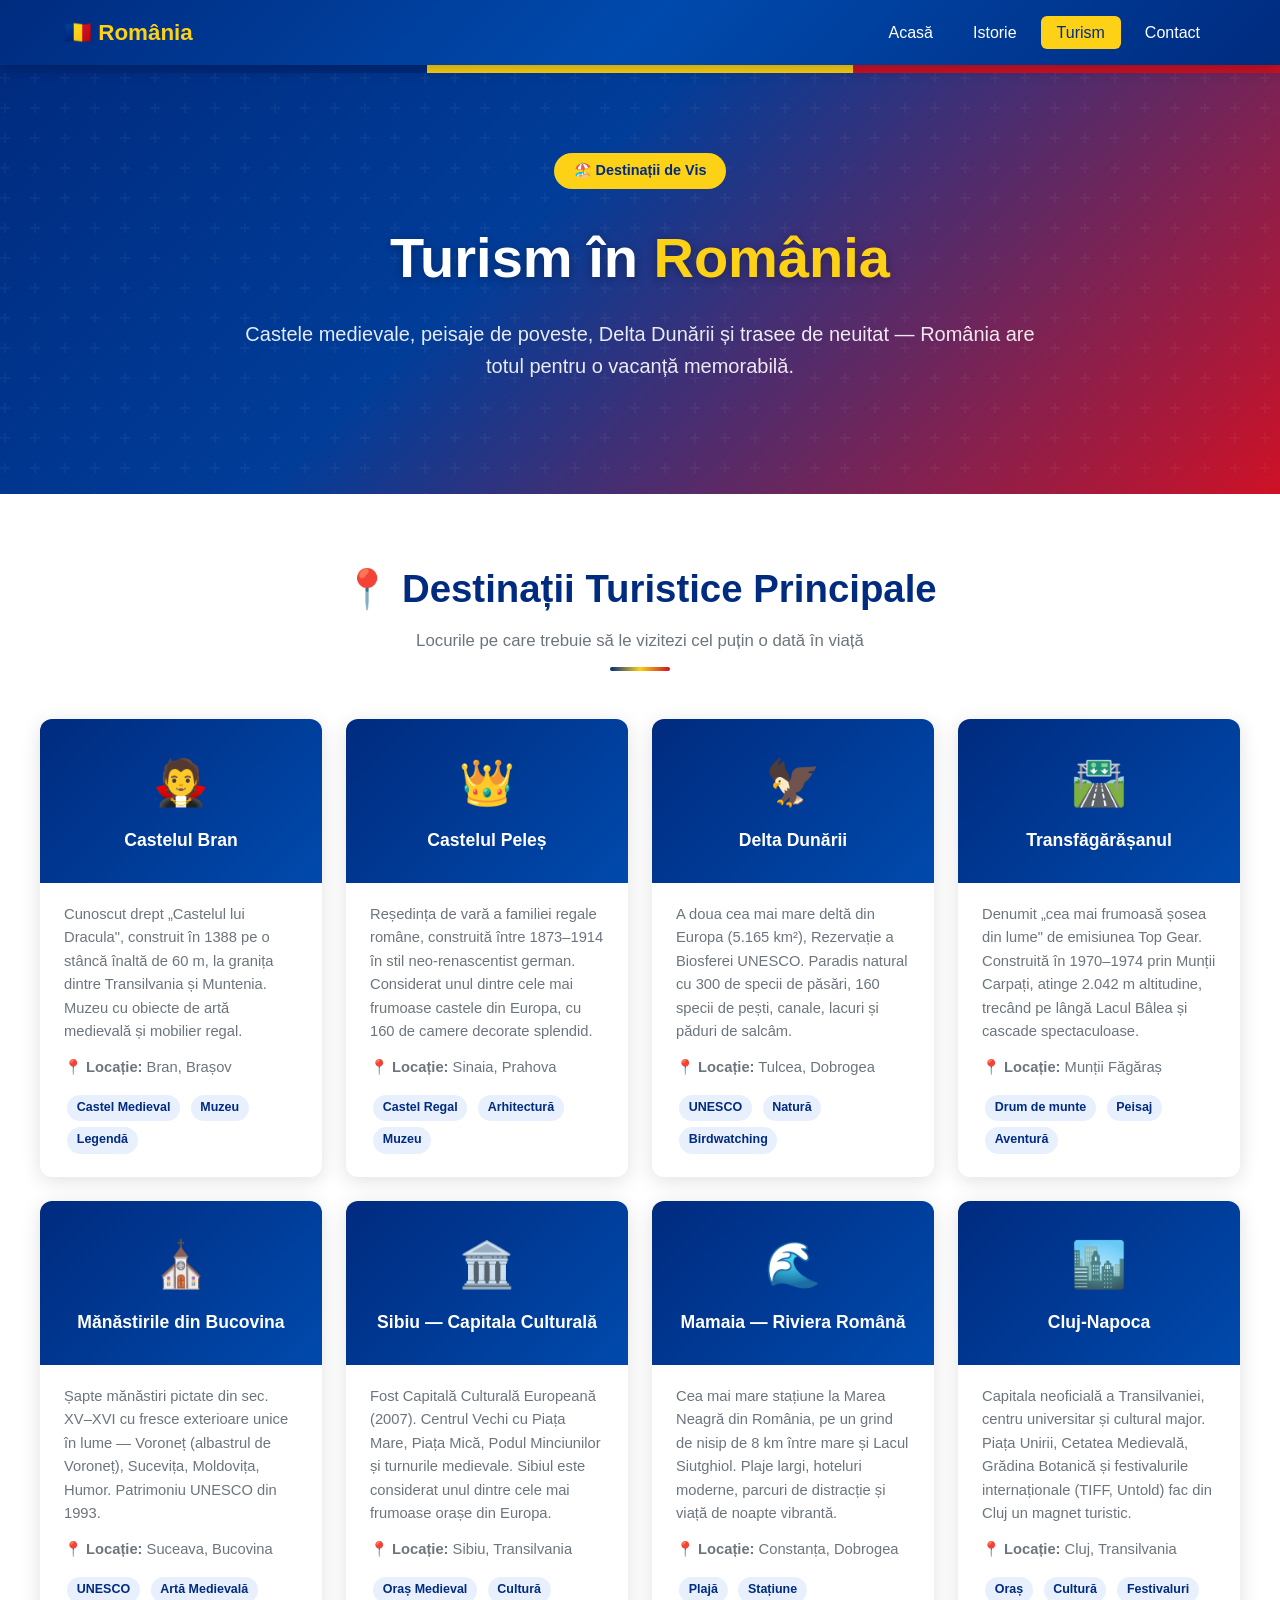
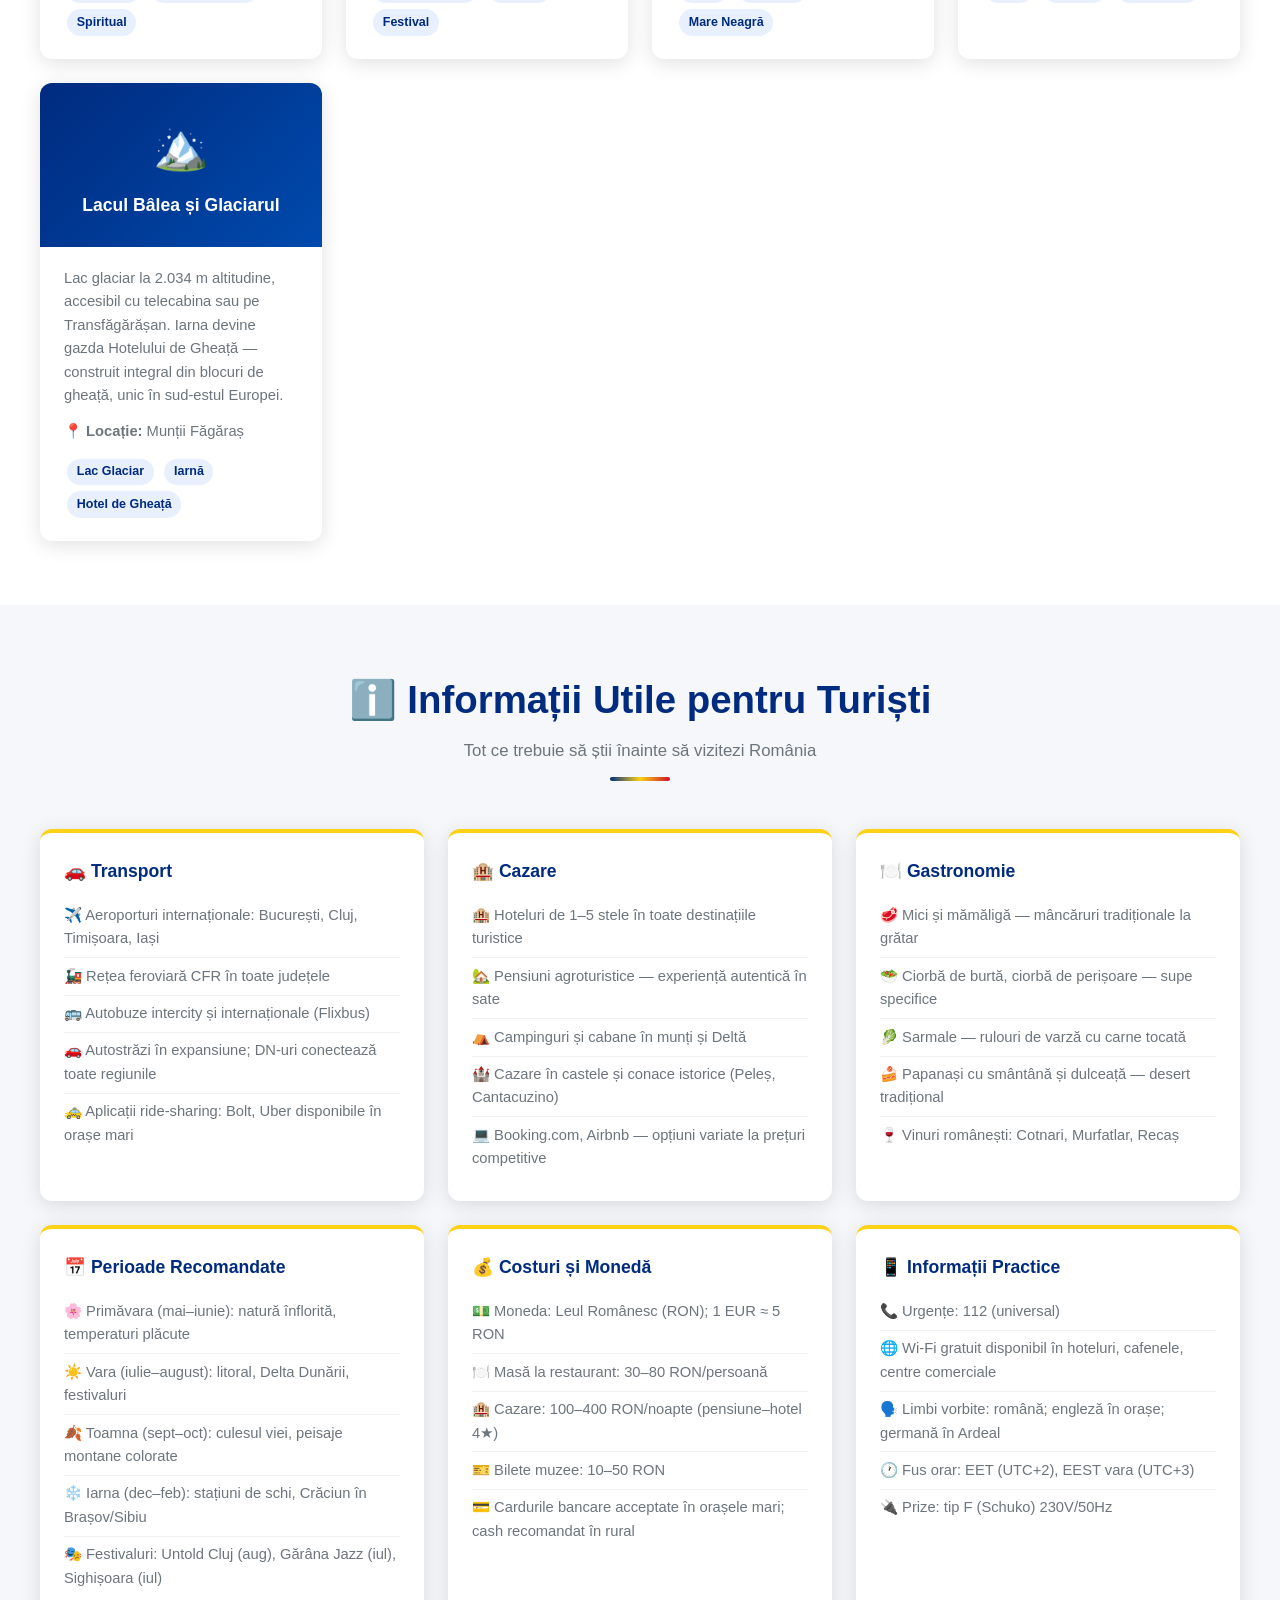
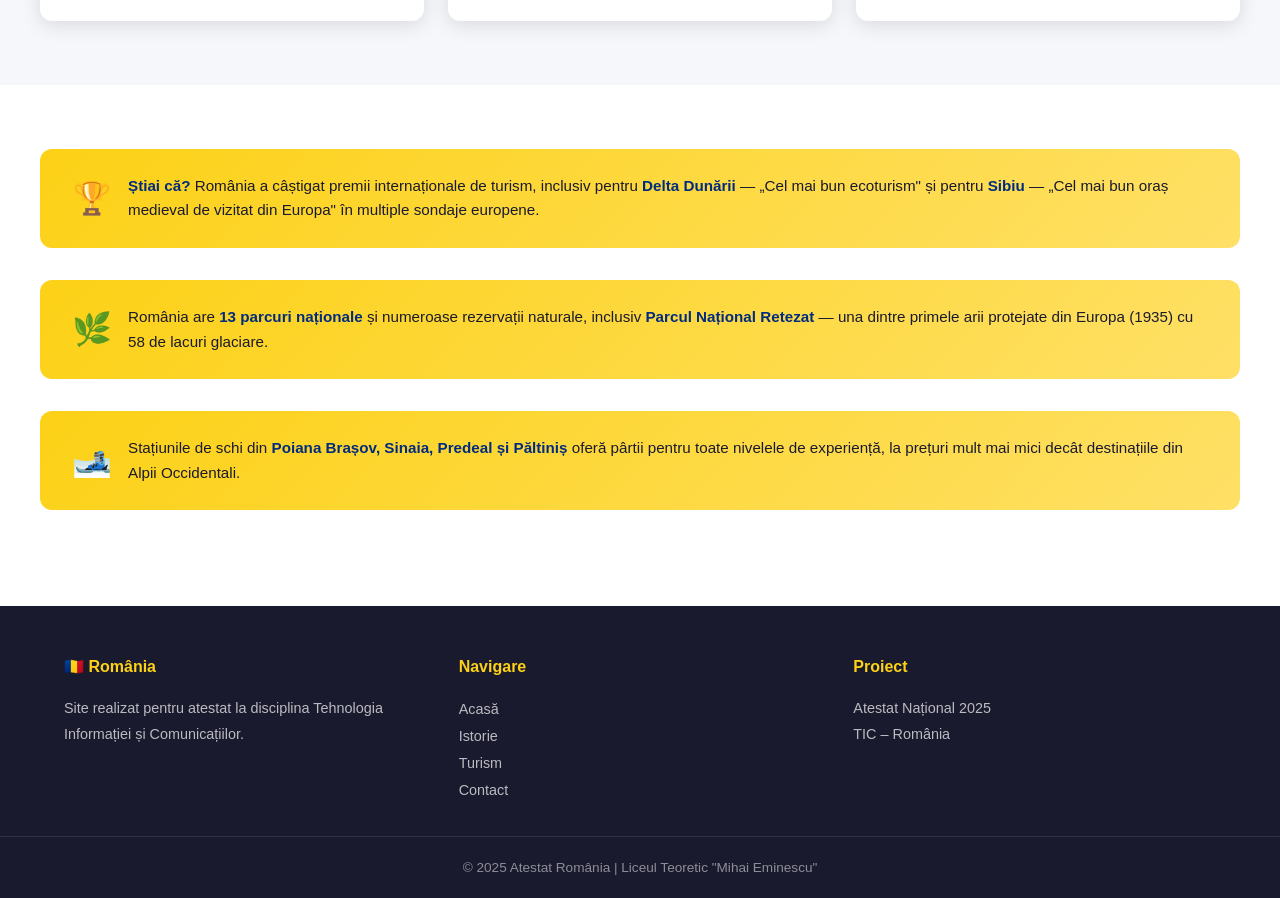
<file: turism.html>
<!DOCTYPE html>
<html lang="ro">
<head>
  <meta charset="UTF-8" />
  <meta name="viewport" content="width=device-width, initial-scale=1.0" />
  <title>Turism în România</title>
  <link rel="stylesheet" href="style.css" />
</head>
<body>

<!-- Navigation -->
<nav>
  <div class="nav-container">
    <div class="nav-logo">🇷🇴 România</div>
    <ul class="nav-links">
      <li><a href="index.html">Acasă</a></li>
      <li><a href="istorie.html">Istorie</a></li>
      <li><a href="turism.html" class="active">Turism</a></li>
      <li><a href="contact.html">Contact</a></li>
    </ul>
  </div>
</nav>

<!-- Flag Strip -->
<div class="flag-strip"><div class="blue"></div><div class="yellow"></div><div class="red"></div></div>

<!-- Hero -->
<section class="hero">
  <div class="hero-content">
    <div class="hero-badge">🏖️ Destinații de Vis</div>
    <h1>Turism în <span>România</span></h1>
    <p>Castele medievale, peisaje de poveste, Delta Dunării și trasee de neuitat — România are totul pentru o vacanță memorabilă.</p>
  </div>
</section>

<!-- Destinații Principale -->
<section class="bg-white">
  <div class="container">
    <div class="section-title">
      <h2>📍 Destinații Turistice Principale</h2>
      <p>Locurile pe care trebuie să le vizitezi cel puțin o dată în viață</p>
      <div class="underline"></div>
    </div>
    <div class="grid grid-3">

      <div class="tourism-card">
        <div class="tourism-card-header">
          <div class="emoji">🧛</div>
          <h3>Castelul Bran</h3>
        </div>
        <div class="tourism-card-body">
          <p>Cunoscut drept „Castelul lui Dracula", construit în 1388 pe o stâncă înaltă de 60 m, la granița dintre Transilvania și Muntenia. Muzeu cu obiecte de artă medievală și mobilier regal.</p>
          <p><strong>📍 Locație:</strong> Bran, Brașov</p>
          <span class="tag">Castel Medieval</span>
          <span class="tag">Muzeu</span>
          <span class="tag">Legendă</span>
        </div>
      </div>

      <div class="tourism-card">
        <div class="tourism-card-header">
          <div class="emoji">👑</div>
          <h3>Castelul Peleș</h3>
        </div>
        <div class="tourism-card-body">
          <p>Reședința de vară a familiei regale române, construită între 1873–1914 în stil neo-renascentist german. Considerat unul dintre cele mai frumoase castele din Europa, cu 160 de camere decorate splendid.</p>
          <p><strong>📍 Locație:</strong> Sinaia, Prahova</p>
          <span class="tag">Castel Regal</span>
          <span class="tag">Arhitectură</span>
          <span class="tag">Muzeu</span>
        </div>
      </div>

      <div class="tourism-card">
        <div class="tourism-card-header">
          <div class="emoji">🦅</div>
          <h3>Delta Dunării</h3>
        </div>
        <div class="tourism-card-body">
          <p>A doua cea mai mare deltă din Europa (5.165 km²), Rezervație a Biosferei UNESCO. Paradis natural cu 300 de specii de păsări, 160 specii de pești, canale, lacuri și păduri de salcâm.</p>
          <p><strong>📍 Locație:</strong> Tulcea, Dobrogea</p>
          <span class="tag">UNESCO</span>
          <span class="tag">Natură</span>
          <span class="tag">Birdwatching</span>
        </div>
      </div>

      <div class="tourism-card">
        <div class="tourism-card-header">
          <div class="emoji">🛣️</div>
          <h3>Transfăgărășanul</h3>
        </div>
        <div class="tourism-card-body">
          <p>Denumit „cea mai frumoasă șosea din lume" de emisiunea Top Gear. Construită în 1970–1974 prin Munții Carpați, atinge 2.042 m altitudine, trecând pe lângă Lacul Bâlea și cascade spectaculoase.</p>
          <p><strong>📍 Locație:</strong> Munții Făgăraș</p>
          <span class="tag">Drum de munte</span>
          <span class="tag">Peisaj</span>
          <span class="tag">Aventură</span>
        </div>
      </div>

      <div class="tourism-card">
        <div class="tourism-card-header">
          <div class="emoji">⛪</div>
          <h3>Mănăstirile din Bucovina</h3>
        </div>
        <div class="tourism-card-body">
          <p>Șapte mănăstiri pictate din sec. XV–XVI cu fresce exterioare unice în lume — Voroneț (albastrul de Voroneț), Sucevița, Moldovița, Humor. Patrimoniu UNESCO din 1993.</p>
          <p><strong>📍 Locație:</strong> Suceava, Bucovina</p>
          <span class="tag">UNESCO</span>
          <span class="tag">Artă Medievală</span>
          <span class="tag">Spiritual</span>
        </div>
      </div>

      <div class="tourism-card">
        <div class="tourism-card-header">
          <div class="emoji">🏛️</div>
          <h3>Sibiu — Capitala Culturală</h3>
        </div>
        <div class="tourism-card-body">
          <p>Fost Capitală Culturală Europeană (2007). Centrul Vechi cu Piața Mare, Piața Mică, Podul Minciunilor și turnurile medievale. Sibiul este considerat unul dintre cele mai frumoase orașe din Europa.</p>
          <p><strong>📍 Locație:</strong> Sibiu, Transilvania</p>
          <span class="tag">Oraș Medieval</span>
          <span class="tag">Cultură</span>
          <span class="tag">Festival</span>
        </div>
      </div>

      <div class="tourism-card">
        <div class="tourism-card-header">
          <div class="emoji">🌊</div>
          <h3>Mamaia — Riviera Română</h3>
        </div>
        <div class="tourism-card-body">
          <p>Cea mai mare stațiune la Marea Neagră din România, pe un grind de nisip de 8 km între mare și Lacul Siutghiol. Plaje largi, hoteluri moderne, parcuri de distracție și viață de noapte vibrantă.</p>
          <p><strong>📍 Locație:</strong> Constanța, Dobrogea</p>
          <span class="tag">Plajă</span>
          <span class="tag">Stațiune</span>
          <span class="tag">Mare Neagră</span>
        </div>
      </div>

      <div class="tourism-card">
        <div class="tourism-card-header">
          <div class="emoji">🏙️</div>
          <h3>Cluj-Napoca</h3>
        </div>
        <div class="tourism-card-body">
          <p>Capitala neoficială a Transilvaniei, centru universitar și cultural major. Piața Unirii, Cetatea Medievală, Grădina Botanică și festivalurile internaționale (TIFF, Untold) fac din Cluj un magnet turistic.</p>
          <p><strong>📍 Locație:</strong> Cluj, Transilvania</p>
          <span class="tag">Oraș</span>
          <span class="tag">Cultură</span>
          <span class="tag">Festivaluri</span>
        </div>
      </div>

      <div class="tourism-card">
        <div class="tourism-card-header">
          <div class="emoji">🏔️</div>
          <h3>Lacul Bâlea și Glaciarul</h3>
        </div>
        <div class="tourism-card-body">
          <p>Lac glaciar la 2.034 m altitudine, accesibil cu telecabina sau pe Transfăgărășan. Iarna devine gazda Hotelului de Gheață — construit integral din blocuri de gheață, unic în sud-estul Europei.</p>
          <p><strong>📍 Locație:</strong> Munții Făgăraș</p>
          <span class="tag">Lac Glaciar</span>
          <span class="tag">Iarnă</span>
          <span class="tag">Hotel de Gheață</span>
        </div>
      </div>

    </div>
  </div>
</section>

<!-- Informații Utile -->
<section class="bg-light">
  <div class="container">
    <div class="section-title">
      <h2>ℹ️ Informații Utile pentru Turiști</h2>
      <p>Tot ce trebuie să știi înainte să vizitezi România</p>
      <div class="underline"></div>
    </div>
    <div class="grid grid-2">

      <div class="info-box">
        <h3>🚗 Transport</h3>
        <ul>
          <li>✈️ Aeroporturi internaționale: București, Cluj, Timișoara, Iași</li>
          <li>🚂 Rețea feroviară CFR în toate județele</li>
          <li>🚌 Autobuze intercity și internaționale (Flixbus)</li>
          <li>🚗 Autostrăzi în expansiune; DN-uri conectează toate regiunile</li>
          <li>🚕 Aplicații ride-sharing: Bolt, Uber disponibile în orașe mari</li>
        </ul>
      </div>

      <div class="info-box">
        <h3>🏨 Cazare</h3>
        <ul>
          <li>🏨 Hoteluri de 1–5 stele în toate destinațiile turistice</li>
          <li>🏡 Pensiuni agroturistice — experiență autentică în sate</li>
          <li>⛺ Campinguri și cabane în munți și Deltă</li>
          <li>🏰 Cazare în castele și conace istorice (Peleș, Cantacuzino)</li>
          <li>💻 Booking.com, Airbnb — opțiuni variate la prețuri competitive</li>
        </ul>
      </div>

      <div class="info-box">
        <h3>🍽️ Gastronomie</h3>
        <ul>
          <li>🥩 Mici și mămăligă — mâncăruri tradiționale la grătar</li>
          <li>🥗 Ciorbă de burtă, ciorbă de perișoare — supe specifice</li>
          <li>🥬 Sarmale — rulouri de varză cu carne tocată</li>
          <li>🍰 Papanași cu smântână și dulceață — desert tradițional</li>
          <li>🍷 Vinuri românești: Cotnari, Murfatlar, Recaș</li>
        </ul>
      </div>

      <div class="info-box">
        <h3>📅 Perioade Recomandate</h3>
        <ul>
          <li>🌸 Primăvara (mai–iunie): natură înflorită, temperaturi plăcute</li>
          <li>☀️ Vara (iulie–august): litoral, Delta Dunării, festivaluri</li>
          <li>🍂 Toamna (sept–oct): culesul viei, peisaje montane colorate</li>
          <li>❄️ Iarna (dec–feb): stațiuni de schi, Crăciun în Brașov/Sibiu</li>
          <li>🎭 Festivaluri: Untold Cluj (aug), Gărâna Jazz (iul), Sighișoara (iul)</li>
        </ul>
      </div>

      <div class="info-box">
        <h3>💰 Costuri și Monedă</h3>
        <ul>
          <li>💵 Moneda: Leul Românesc (RON); 1 EUR ≈ 5 RON</li>
          <li>🍽️ Masă la restaurant: 30–80 RON/persoană</li>
          <li>🏨 Cazare: 100–400 RON/noapte (pensiune–hotel 4★)</li>
          <li>🎫 Bilete muzee: 10–50 RON</li>
          <li>💳 Cardurile bancare acceptate în orașele mari; cash recomandat în rural</li>
        </ul>
      </div>

      <div class="info-box">
        <h3>📱 Informații Practice</h3>
        <ul>
          <li>📞 Urgențe: 112 (universal)</li>
          <li>🌐 Wi-Fi gratuit disponibil în hoteluri, cafenele, centre comerciale</li>
          <li>🗣️ Limbi vorbite: română; engleză în orașe; germană în Ardeal</li>
          <li>🕐 Fus orar: EET (UTC+2), EEST vara (UTC+3)</li>
          <li>🔌 Prize: tip F (Schuko) 230V/50Hz</li>
        </ul>
      </div>

    </div>
  </div>
</section>

<!-- Highlight Box -->
<section class="bg-white">
  <div class="container">
    <div class="highlight-box">
      <div class="hl-icon">🏆</div>
      <p><strong>Știai că?</strong> România a câștigat premii internaționale de turism, inclusiv pentru <strong>Delta Dunării</strong> — „Cel mai bun ecoturism" și pentru <strong>Sibiu</strong> — „Cel mai bun oraș medieval de vizitat din Europa" în multiple sondaje europene.</p>
    </div>
    <div class="highlight-box">
      <div class="hl-icon">🌿</div>
      <p>România are <strong>13 parcuri naționale</strong> și numeroase rezervații naturale, inclusiv <strong>Parcul Național Retezat</strong> — una dintre primele arii protejate din Europa (1935) cu 58 de lacuri glaciare.</p>
    </div>
    <div class="highlight-box">
      <div class="hl-icon">🎿</div>
      <p>Stațiunile de schi din <strong>Poiana Brașov, Sinaia, Predeal și Păltiniș</strong> oferă pârtii pentru toate nivelele de experiență, la prețuri mult mai mici decât destinațiile din Alpii Occidentali.</p>
    </div>
  </div>
</section>

<!-- Footer -->
<footer>
  <div class="footer-top">
    <div class="footer-col">
      <h4>🇷🇴 România</h4>
      <p>Site realizat pentru atestat la disciplina Tehnologia Informației și Comunicațiilor.</p>
    </div>
    <div class="footer-col">
      <h4>Navigare</h4>
      <a href="index.html">Acasă</a><br>
      <a href="istorie.html">Istorie</a><br>
      <a href="turism.html">Turism</a><br>
      <a href="contact.html">Contact</a>
    </div>
    <div class="footer-col">
      <h4>Proiect</h4>
      <p>Atestat Național 2025<br>TIC – România</p>
    </div>
  </div>
  <div class="footer-bottom">
    &copy; 2025 Atestat România | Liceul Teoretic "Mihai Eminescu"
  </div>
</footer>

</body>
</html>
</file>
<file: style.css>
/* =============================================
   STYLE.CSS - Site Atestat România
   Culori steagul românesc:
   Albastru: #002b7f | Galben: #fcd116 | Roșu: #ce1126
   ============================================= */

/* Reset & Base */
*, *::before, *::after {
  box-sizing: border-box;
  margin: 0;
  padding: 0;
}

:root {
  --blue:   #002b7f;
  --yellow: #fcd116;
  --red:    #ce1126;
  --white:  #ffffff;
  --light:  #f5f7fa;
  --dark:   #1a1a2e;
  --gray:   #6c757d;
  --shadow: 0 4px 20px rgba(0,0,0,0.12);
  --radius: 12px;
  --transition: 0.3s ease;
}

html { scroll-behavior: smooth; }

body {
  font-family: 'Segoe UI', Arial, sans-serif;
  background: var(--light);
  color: var(--dark);
  line-height: 1.6;
}

a { text-decoration: none; color: inherit; }

img { max-width: 100%; display: block; }

/* ─── Navigation ─── */
nav {
  position: sticky;
  top: 0;
  z-index: 1000;
  background: linear-gradient(135deg, var(--blue) 0%, #004aad 50%, var(--blue) 100%);
  box-shadow: 0 2px 15px rgba(0,0,0,0.3);
}

.nav-container {
  max-width: 1200px;
  margin: 0 auto;
  padding: 0 1.5rem;
  display: flex;
  align-items: center;
  justify-content: space-between;
  height: 65px;
}

.nav-logo {
  font-size: 1.4rem;
  font-weight: 700;
  color: var(--yellow);
  display: flex;
  align-items: center;
  gap: 0.5rem;
}

.nav-links {
  display: flex;
  list-style: none;
  gap: 0.5rem;
}

.nav-links a {
  color: var(--white);
  padding: 0.5rem 1rem;
  border-radius: 6px;
  font-weight: 500;
  transition: background var(--transition), color var(--transition);
}

.nav-links a:hover,
.nav-links a.active {
  background: var(--yellow);
  color: var(--blue);
}

/* ─── Hero ─── */
.hero {
  background: linear-gradient(135deg, var(--blue) 0%, #003d99 40%, var(--red) 100%);
  color: var(--white);
  text-align: center;
  padding: 5rem 1.5rem;
  position: relative;
  overflow: hidden;
}

.hero::before {
  content: '';
  position: absolute;
  inset: 0;
  background: url("data:image/svg+xml,%3Csvg width='60' height='60' viewBox='0 0 60 60' xmlns='http://www.w3.org/2000/svg'%3E%3Cg fill='none' fill-rule='evenodd'%3E%3Cg fill='%23ffffff' fill-opacity='0.04'%3E%3Cpath d='M36 34v-4h-2v4h-4v2h4v4h2v-4h4v-2h-4zm0-30V0h-2v4h-4v2h4v4h2V6h4V4h-4zM6 34v-4H4v4H0v2h4v4h2v-4h4v-2H6zM6 4V0H4v4H0v2h4v4h2V6h4V4H6z'/%3E%3C/g%3E%3C/g%3E%3C/svg%3E");
}

.hero-content { position: relative; max-width: 800px; margin: 0 auto; }

.hero h1 {
  font-size: clamp(2rem, 5vw, 3.5rem);
  font-weight: 800;
  margin-bottom: 1rem;
  text-shadow: 0 2px 10px rgba(0,0,0,0.3);
}

.hero h1 span { color: var(--yellow); }

.hero p {
  font-size: clamp(1rem, 2.5vw, 1.25rem);
  opacity: 0.9;
  margin-bottom: 2rem;
}

.hero-badge {
  display: inline-block;
  background: var(--yellow);
  color: var(--blue);
  padding: 0.4rem 1.2rem;
  border-radius: 50px;
  font-weight: 700;
  font-size: 0.9rem;
  margin-bottom: 1.5rem;
}

/* ─── Section ─── */
section { padding: 4rem 1.5rem; }

.container { max-width: 1200px; margin: 0 auto; }

.section-title {
  text-align: center;
  margin-bottom: 3rem;
}

.section-title h2 {
  font-size: clamp(1.6rem, 3vw, 2.4rem);
  color: var(--blue);
  margin-bottom: 0.5rem;
}

.section-title p {
  color: var(--gray);
  font-size: 1.05rem;
}

.section-title .underline {
  width: 60px;
  height: 4px;
  background: linear-gradient(90deg, var(--blue), var(--yellow), var(--red));
  margin: 0.75rem auto 0;
  border-radius: 2px;
}

/* ─── Cards Grid ─── */
.grid {
  display: grid;
  gap: 1.5rem;
}

.grid-3 { grid-template-columns: repeat(auto-fit, minmax(280px, 1fr)); }
.grid-2 { grid-template-columns: repeat(auto-fit, minmax(340px, 1fr)); }
.grid-4 { grid-template-columns: repeat(auto-fit, minmax(240px, 1fr)); }

.card {
  background: var(--white);
  border-radius: var(--radius);
  box-shadow: var(--shadow);
  padding: 1.75rem;
  transition: transform var(--transition), box-shadow var(--transition);
  border-top: 4px solid var(--blue);
}

.card:hover {
  transform: translateY(-5px);
  box-shadow: 0 10px 35px rgba(0,0,0,0.15);
}

.card-icon {
  font-size: 2.5rem;
  margin-bottom: 1rem;
}

.card h3 {
  color: var(--blue);
  margin-bottom: 0.6rem;
  font-size: 1.15rem;
}

.card p { color: var(--gray); font-size: 0.95rem; }

/* ─── Info Blocks ─── */
.info-block {
  background: var(--white);
  border-radius: var(--radius);
  box-shadow: var(--shadow);
  padding: 2rem;
  margin-bottom: 2rem;
}

.info-block h3 {
  color: var(--blue);
  font-size: 1.3rem;
  margin-bottom: 1rem;
  display: flex;
  align-items: center;
  gap: 0.5rem;
}

/* ─── Flag Strip ─── */
.flag-strip {
  display: flex;
  height: 8px;
}

.flag-strip .blue  { background: var(--blue);   flex: 1; }
.flag-strip .yellow{ background: var(--yellow); flex: 1; }
.flag-strip .red   { background: var(--red);    flex: 1; }

/* ─── Curiosities ─── */
.curiosity-list {
  list-style: none;
  display: grid;
  grid-template-columns: repeat(auto-fit, minmax(280px, 1fr));
  gap: 1rem;
}

.curiosity-list li {
  background: var(--white);
  border-radius: var(--radius);
  padding: 1.2rem 1.5rem;
  box-shadow: var(--shadow);
  display: flex;
  align-items: flex-start;
  gap: 0.75rem;
  font-size: 0.95rem;
  border-left: 4px solid var(--yellow);
}

.curiosity-list li span.icon { font-size: 1.4rem; flex-shrink: 0; }

/* ─── Timeline ─── */
.timeline { position: relative; padding: 2rem 0; }

.timeline::before {
  content: '';
  position: absolute;
  left: 50%;
  transform: translateX(-50%);
  top: 0; bottom: 0;
  width: 4px;
  background: linear-gradient(to bottom, var(--blue), var(--yellow), var(--red));
  border-radius: 2px;
}

.timeline-item {
  display: flex;
  justify-content: flex-end;
  padding-right: calc(50% + 2.5rem);
  margin-bottom: 2.5rem;
  position: relative;
}

.timeline-item:nth-child(even) {
  justify-content: flex-start;
  padding-right: 0;
  padding-left: calc(50% + 2.5rem);
}

.timeline-card {
  background: var(--white);
  border-radius: var(--radius);
  box-shadow: var(--shadow);
  padding: 1.25rem 1.5rem;
  max-width: 440px;
  position: relative;
  border-left: 4px solid var(--blue);
  transition: transform var(--transition);
}

.timeline-item:nth-child(even) .timeline-card { border-left: none; border-right: 4px solid var(--red); }

.timeline-card:hover { transform: translateY(-3px); }

.timeline-year {
  display: inline-block;
  background: var(--blue);
  color: var(--yellow);
  padding: 0.25rem 0.75rem;
  border-radius: 20px;
  font-weight: 700;
  font-size: 0.85rem;
  margin-bottom: 0.5rem;
}

.timeline-item:nth-child(even) .timeline-year { background: var(--red); color: var(--white); }

.timeline-card h3 { color: var(--dark); font-size: 1rem; margin-bottom: 0.4rem; }
.timeline-card p  { color: var(--gray); font-size: 0.9rem; }

.timeline-dot {
  position: absolute;
  left: 50%;
  transform: translate(-50%, 0.25rem);
  width: 18px; height: 18px;
  border-radius: 50%;
  background: var(--yellow);
  border: 3px solid var(--blue);
  z-index: 1;
}

/* ─── Tourism Cards ─── */
.tourism-card {
  background: var(--white);
  border-radius: var(--radius);
  box-shadow: var(--shadow);
  overflow: hidden;
  transition: transform var(--transition), box-shadow var(--transition);
}

.tourism-card:hover {
  transform: translateY(-6px);
  box-shadow: 0 12px 40px rgba(0,0,0,0.18);
}

.tourism-card-header {
  background: linear-gradient(135deg, var(--blue), #004aad);
  padding: 1.75rem 1.5rem;
  text-align: center;
  color: var(--white);
}

.tourism-card-header .emoji { font-size: 2.8rem; margin-bottom: 0.5rem; }

.tourism-card-header h3 { font-size: 1.1rem; }

.tourism-card-body { padding: 1.25rem 1.5rem; }

.tourism-card-body p { color: var(--gray); font-size: 0.92rem; margin-bottom: 0.75rem; }

.tag {
  display: inline-block;
  background: #e8f0fe;
  color: var(--blue);
  padding: 0.2rem 0.6rem;
  border-radius: 20px;
  font-size: 0.78rem;
  font-weight: 600;
  margin: 0.2rem;
}

/* ─── Info Boxes ─── */
.info-box {
  background: var(--white);
  border-radius: var(--radius);
  box-shadow: var(--shadow);
  padding: 1.5rem;
  border-top: 4px solid var(--yellow);
}

.info-box h3 {
  color: var(--blue);
  margin-bottom: 0.75rem;
  font-size: 1.1rem;
  display: flex;
  align-items: center;
  gap: 0.5rem;
}

.info-box ul { list-style: none; }

.info-box ul li {
  padding: 0.4rem 0;
  color: var(--gray);
  font-size: 0.92rem;
  border-bottom: 1px solid #f0f0f0;
  display: flex;
  align-items: center;
  gap: 0.5rem;
}

.info-box ul li:last-child { border-bottom: none; }

/* ─── Contact Form ─── */
.contact-wrapper {
  display: grid;
  grid-template-columns: 1fr 1.5fr;
  gap: 2rem;
  align-items: start;
}

.contact-info {
  background: linear-gradient(135deg, var(--blue) 0%, #004aad 100%);
  color: var(--white);
  border-radius: var(--radius);
  padding: 2rem;
}

.contact-info h3 { font-size: 1.3rem; margin-bottom: 1.5rem; color: var(--yellow); }

.contact-detail {
  display: flex;
  align-items: flex-start;
  gap: 0.75rem;
  margin-bottom: 1.25rem;
  font-size: 0.95rem;
}

.contact-detail .icon { font-size: 1.4rem; flex-shrink: 0; }

.contact-detail strong { display: block; margin-bottom: 0.2rem; color: var(--yellow); }

.form-card {
  background: var(--white);
  border-radius: var(--radius);
  box-shadow: var(--shadow);
  padding: 2rem;
}

.form-card h3 { color: var(--blue); margin-bottom: 1.5rem; font-size: 1.2rem; }

.form-group { margin-bottom: 1.25rem; }

.form-group label {
  display: block;
  font-weight: 600;
  margin-bottom: 0.4rem;
  color: var(--dark);
  font-size: 0.9rem;
}

.form-group label .req { color: var(--red); margin-left: 2px; }

.form-group input,
.form-group select,
.form-group textarea {
  width: 100%;
  padding: 0.7rem 1rem;
  border: 2px solid #e0e0e0;
  border-radius: 8px;
  font-size: 0.95rem;
  font-family: inherit;
  transition: border-color var(--transition), box-shadow var(--transition);
  background: #fafafa;
}

.form-group input:focus,
.form-group select:focus,
.form-group textarea:focus {
  outline: none;
  border-color: var(--blue);
  box-shadow: 0 0 0 3px rgba(0,43,127,0.12);
  background: var(--white);
}

.form-group input.error,
.form-group select.error,
.form-group textarea.error {
  border-color: var(--red);
}

.form-group textarea { resize: vertical; min-height: 120px; }

.form-row { display: grid; grid-template-columns: 1fr 1fr; gap: 1rem; }

.checkbox-group {
  display: flex;
  align-items: flex-start;
  gap: 0.75rem;
  font-size: 0.9rem;
  color: var(--gray);
}

.checkbox-group input[type="checkbox"] {
  width: 18px; height: 18px;
  flex-shrink: 0;
  cursor: pointer;
  accent-color: var(--blue);
}

.error-msg {
  color: var(--red);
  font-size: 0.8rem;
  margin-top: 0.3rem;
  display: none;
}

.error-msg.visible { display: block; }

/* ─── Buttons ─── */
.btn {
  display: inline-flex;
  align-items: center;
  gap: 0.5rem;
  padding: 0.75rem 1.75rem;
  border-radius: 8px;
  font-weight: 700;
  font-size: 1rem;
  cursor: pointer;
  border: none;
  transition: all var(--transition);
}

.btn-primary {
  background: linear-gradient(135deg, var(--blue), #004aad);
  color: var(--white);
  box-shadow: 0 4px 15px rgba(0,43,127,0.35);
}

.btn-primary:hover {
  transform: translateY(-2px);
  box-shadow: 0 8px 25px rgba(0,43,127,0.45);
}

.btn-full { width: 100%; justify-content: center; }

/* ─── Success message ─── */
.success-msg {
  display: none;
  background: #d4edda;
  border: 1px solid #c3e6cb;
  color: #155724;
  border-radius: 8px;
  padding: 1rem 1.25rem;
  margin-top: 1rem;
  font-weight: 600;
}

.success-msg.visible { display: block; }

/* ─── Personality Cards ─── */
.personality-card {
  background: var(--white);
  border-radius: var(--radius);
  box-shadow: var(--shadow);
  padding: 1.5rem;
  text-align: center;
  transition: transform var(--transition);
  border-bottom: 4px solid var(--red);
}

.personality-card:hover { transform: translateY(-4px); }

.personality-card .avatar {
  width: 70px; height: 70px;
  border-radius: 50%;
  background: linear-gradient(135deg, var(--blue), var(--red));
  display: flex;
  align-items: center;
  justify-content: center;
  font-size: 2rem;
  margin: 0 auto 1rem;
}

.personality-card h4 { color: var(--blue); font-size: 1rem; margin-bottom: 0.3rem; }
.personality-card p  { color: var(--gray); font-size: 0.85rem; }

/* ─── Stats Bar ─── */
.stats-bar {
  background: linear-gradient(135deg, var(--blue) 0%, #004aad 50%, var(--red) 100%);
  color: var(--white);
  padding: 2.5rem 1.5rem;
}

.stats-grid {
  display: grid;
  grid-template-columns: repeat(auto-fit, minmax(150px, 1fr));
  gap: 1.5rem;
  max-width: 1200px;
  margin: 0 auto;
  text-align: center;
}

.stat-item .number {
  font-size: 2.2rem;
  font-weight: 800;
  color: var(--yellow);
}

.stat-item .label { font-size: 0.9rem; opacity: 0.85; }

/* ─── Section Bg variants ─── */
.bg-light { background: var(--light); }
.bg-white { background: var(--white); }
.bg-blue  { background: linear-gradient(135deg, var(--blue), #004aad); color: var(--white); }

.bg-blue .section-title h2 { color: var(--yellow); }

/* ─── Highlight Box ─── */
.highlight-box {
  background: linear-gradient(135deg, var(--yellow) 0%, #ffe066 100%);
  border-radius: var(--radius);
  padding: 1.5rem 2rem;
  margin-bottom: 2rem;
  display: flex;
  align-items: center;
  gap: 1rem;
}

.highlight-box .hl-icon { font-size: 2rem; }
.highlight-box p { color: var(--dark); font-size: 0.95rem; }
.highlight-box strong { color: var(--blue); }

/* ─── Footer ─── */
footer {
  background: var(--dark);
  color: var(--white);
}

.footer-top {
  max-width: 1200px;
  margin: 0 auto;
  padding: 3rem 1.5rem 2rem;
  display: grid;
  grid-template-columns: repeat(auto-fit, minmax(200px, 1fr));
  gap: 2rem;
}

.footer-col h4 {
  color: var(--yellow);
  margin-bottom: 1rem;
  font-size: 1rem;
}

.footer-col p, .footer-col a {
  color: rgba(255,255,255,0.7);
  font-size: 0.9rem;
  line-height: 1.8;
  transition: color var(--transition);
}

.footer-col a:hover { color: var(--yellow); }

.footer-bottom {
  border-top: 1px solid rgba(255,255,255,0.1);
  text-align: center;
  padding: 1.25rem;
  font-size: 0.85rem;
  color: rgba(255,255,255,0.5);
}

/* ─── Responsive ─── */
@media (max-width: 900px) {
  .timeline::before { left: 1.5rem; }

  .timeline-item,
  .timeline-item:nth-child(even) {
    justify-content: flex-start;
    padding-right: 0;
    padding-left: 4rem;
  }

  .timeline-dot { left: 1.5rem; }

  .timeline-card,
  .timeline-item:nth-child(even) .timeline-card {
    border-left: 4px solid var(--blue);
    border-right: none;
    max-width: 100%;
  }

  .contact-wrapper { grid-template-columns: 1fr; }
}

@media (max-width: 768px) {
  .nav-links { gap: 0; }
  .nav-links a { padding: 0.4rem 0.6rem; font-size: 0.88rem; }
  .nav-logo { font-size: 1.1rem; }

  .hero { padding: 3rem 1rem; }

  .form-row { grid-template-columns: 1fr; }

  section { padding: 2.5rem 1rem; }
}

@media (max-width: 480px) {
  .nav-container { flex-direction: column; height: auto; padding: 0.75rem; gap: 0.5rem; }
  .nav-links { flex-wrap: wrap; justify-content: center; }
}
</file>
